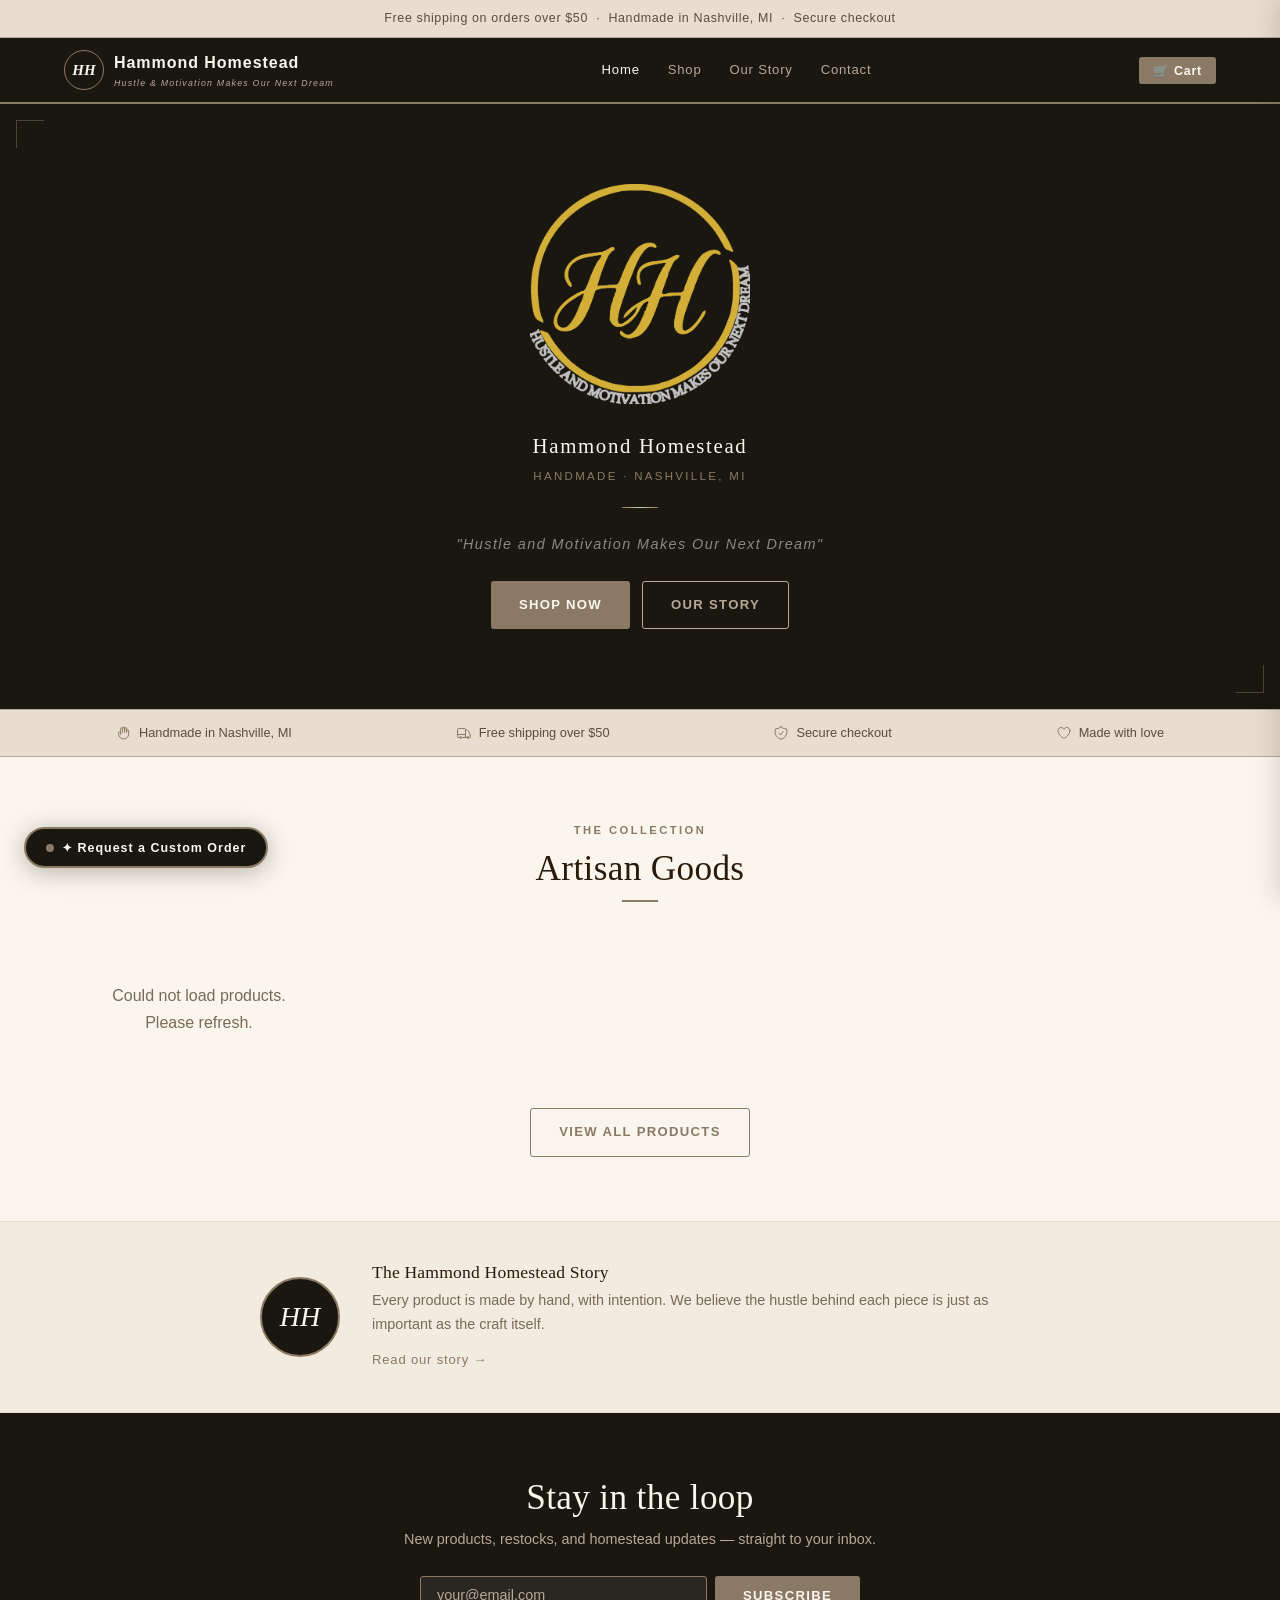
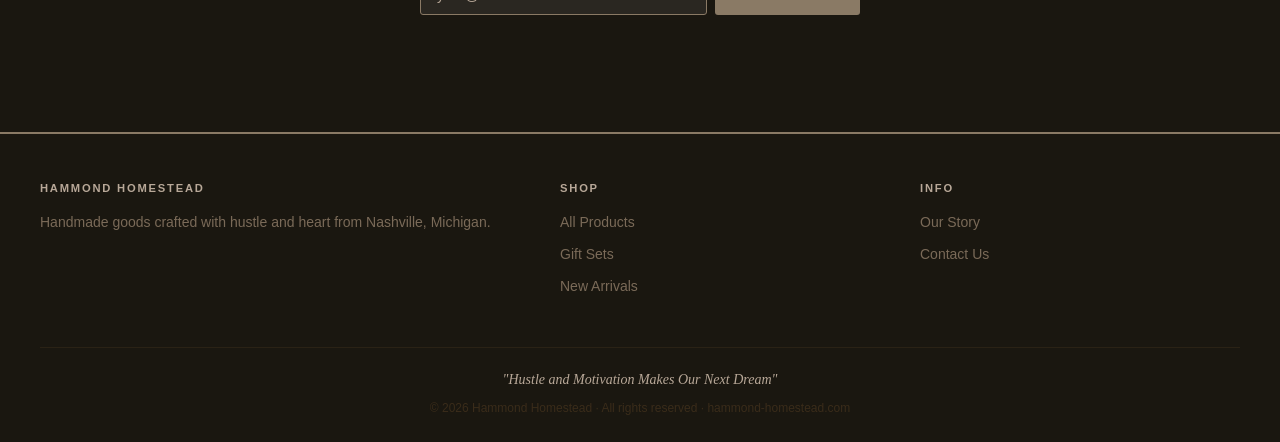
<file: index.html>
<!DOCTYPE html>
<html lang="en">
<head>
  <meta charset="UTF-8">
  <meta name="viewport" content="width=device-width, initial-scale=1.0">
  <meta name="description" content="Hammond Homestead — Handmade artisan goods crafted with hustle and heart from Nashville, Michigan.">
  <title>Hammond Homestead — Handmade Artisan Goods</title>
  <link rel="stylesheet" href="css/style.css">
  <link rel="icon" href="images/favicon.png" type="image/png">
</head>
<body>

<!-- ANNOUNCEMENT BAR -->
<div class="announcement-bar">
  Free shipping on orders over $50 &nbsp;·&nbsp; Handmade in Nashville, MI &nbsp;·&nbsp; Secure checkout
</div>

<!-- HEADER -->
<header class="site-header">
  <div class="container header-inner">
    <a href="index.html" class="header-logo">
      <div class="header-logo-ring"><span>HH</span></div>
      <div class="header-logo-text">
        Hammond Homestead
        <small>Hustle &amp; Motivation Makes Our Next Dream</small>
      </div>
    </a>
    <nav class="header-nav">
      <a href="index.html" class="active">Home</a>
      <a href="shop.html">Shop</a>
      <a href="story.html">Our Story</a>
      <a href="contact.html">Contact</a>
    </nav>
    <div class="header-actions">
      <button class="cart-btn" onclick="openCart()">
        🛒 Cart <span class="cart-count" style="display:none;">0</span>
      </button>
      <button class="menu-toggle" onclick="toggleMenu()" aria-label="Menu">☰</button>
    </div>
  </div>
  <div class="mobile-menu" id="mobile-menu">
    <a href="index.html">Home</a>
    <a href="shop.html">Shop</a>
    <a href="story.html">Our Story</a>
    <a href="contact.html">Contact</a>
  </div>
</header>

<!-- HERO -->
<section class="hero">
  <div class="hero-content">
    <div style="margin-bottom:24px;">
      <img src="images/logo.png" alt="Hammond Homestead" style="width:220px;height:220px;object-fit:contain;margin:0 auto;display:block;"
        onerror="this.style.display='none';this.nextElementSibling.style.display='block'">
      <span style="display:none;font-size:72px;font-style:italic;font-weight:bold;color:#FAF6EE;font-family:Georgia,serif;">HH</span>
    </div>
    <div style="font-size:1.3rem;color:#FAF6EE;font-family:Georgia,serif;letter-spacing:.08em;margin-bottom:4px;">Hammond Homestead</div>
    <div style="font-size:.72rem;color:#8A7A65;font-family:Arial,sans-serif;letter-spacing:.2em;text-transform:uppercase;margin-bottom:20px;">Handmade &middot; Nashville, MI</div>
    <hr class="hero-rule">
    <p class="hero-sub">"Hustle and Motivation Makes Our Next Dream"</p>
    <div class="hero-btns">
      <a href="shop.html" class="btn btn-primary">Shop Now</a>
      <a href="story.html" class="btn btn-ghost">Our Story</a>
    </div>
  </div>
</section>

<!-- TRUST BAR -->
<div class="trust-bar">
  <div class="trust-bar-inner">
    <div class="trust-item">
      <svg width="16" height="16" fill="none" stroke="currentColor" stroke-width="1.5" viewBox="0 0 24 24"><path stroke-linecap="round" stroke-linejoin="round" d="M7 11.5V14m0-2.5v-6a1.5 1.5 0 113 0m-3 6a1.5 1.5 0 00-3 0v2a7.5 7.5 0 0015 0v-5a1.5 1.5 0 00-3 0m-6-3V11m0-5.5v-1a1.5 1.5 0 013 0v1m0 0V11m0-5.5a1.5 1.5 0 013 0v3m0 0V11"/></svg>
      Handmade in Nashville, MI
    </div>
    <div class="trust-item">
      <svg width="16" height="16" fill="none" stroke="currentColor" stroke-width="1.5" viewBox="0 0 24 24"><path stroke-linecap="round" stroke-linejoin="round" d="M8.25 18.75a1.5 1.5 0 01-3 0m3 0a1.5 1.5 0 00-3 0m3 0h6m-9 0H3.375a1.125 1.125 0 01-1.125-1.125V14.25m17.25 4.5a1.5 1.5 0 01-3 0m3 0a1.5 1.5 0 00-3 0m3 0h1.125c.621 0 1.129-.504 1.09-1.124a17.902 17.902 0 00-3.213-9.193 2.056 2.056 0 00-1.58-.86H14.25M16.5 18.75h-2.25m0-11.177v-.958c0-.568-.422-1.048-.987-1.106a48.554 48.554 0 00-10.026 0 1.106 1.106 0 00-.987 1.106v7.635m12-6.677v6.677m0 4.5v-4.5m0 0h-12"/></svg>
      Free shipping over $50
    </div>
    <div class="trust-item">
      <svg width="16" height="16" fill="none" stroke="currentColor" stroke-width="1.5" viewBox="0 0 24 24"><path stroke-linecap="round" stroke-linejoin="round" d="M9 12.75L11.25 15 15 9.75m-3-7.036A11.959 11.959 0 013.598 6 11.99 11.99 0 003 9.749c0 5.592 3.824 10.29 9 11.623 5.176-1.332 9-6.03 9-11.622 0-1.31-.21-2.571-.598-3.751h-.152c-3.196 0-6.1-1.248-8.25-3.285z"/></svg>
      Secure checkout
    </div>
    <div class="trust-item">
      <svg width="16" height="16" fill="none" stroke="currentColor" stroke-width="1.5" viewBox="0 0 24 24"><path stroke-linecap="round" stroke-linejoin="round" d="M21 8.25c0-2.485-2.099-4.5-4.688-4.5-1.935 0-3.597 1.126-4.312 2.733-.715-1.607-2.377-2.733-4.313-2.733C5.1 3.75 3 5.765 3 8.25c0 7.22 9 12 9 12s9-4.78 9-12z"/></svg>
      Made with love
    </div>
  </div>
</div>

<!-- FEATURED PRODUCTS -->
<section class="section">
  <div class="container">
    <div class="section-header">
      <span class="eyebrow">The Collection</span>
      <h2>Artisan Goods</h2>
      <hr class="section-rule">
    </div>
    <div class="product-grid" id="featured-products"></div>
    <div style="text-align:center;margin-top:2.5rem;">
      <a href="shop.html" class="btn btn-outline">View All Products</a>
    </div>
  </div>
</section>

<!-- STORY BAND -->
<div class="story-band">
  <div class="story-band-inner">
    <div class="story-seal"><span class="story-hh">HH</span></div>
    <div class="story-text">
      <h3>The Hammond Homestead Story</h3>
      <p>Every product is made by hand, with intention. We believe the hustle behind each piece is just as important as the craft itself.</p>
      <a href="story.html">Read our story →</a>
    </div>
  </div>
</div>

<!-- NEWSLETTER -->
<section class="newsletter">
  <div class="container">
    <h2>Stay in the loop</h2>
    <p>New products, restocks, and homestead updates — straight to your inbox.</p>
    <form class="newsletter-form" id="newsletter-form">
      <input type="email" placeholder="your@email.com" required>
      <button type="submit" class="btn btn-primary">Subscribe</button>
    </form>
    <p class="newsletter-msg" id="newsletter-msg"></p>
  </div>
</section>

<!-- CART DRAWER -->
<div class="cart-overlay" id="cart-overlay"></div>
<div class="cart-drawer" id="cart-drawer">
  <div class="cart-drawer-header">
    <h3>Your Cart</h3>
    <button class="cart-close" onclick="closeCart()">✕</button>
  </div>
  <div class="cart-items" id="cart-items">
    <div class="cart-empty" id="cart-empty">Your cart is empty.</div>
  </div>
  <div class="cart-footer hidden" id="cart-footer">
    <div class="cart-subtotal">
      <span>Subtotal</span>
      <span class="cart-subtotal-amount" id="cart-subtotal">$0.00</span>
    </div>
    <a href="checkout.html" class="btn btn-primary btn-full">Checkout →</a>
    <button onclick="closeCart()" class="btn btn-outline btn-full mt-1">Continue Shopping</button>
  </div>
</div>

<!-- FOOTER -->
<footer class="site-footer">
  <div class="footer-grid">
    <div class="footer-col">
      <h4>Hammond Homestead</h4>
      <p>Handmade goods crafted with hustle and heart from Nashville, Michigan.</p>
    </div>
    <div class="footer-col">
      <h4>Shop</h4>
      <a href="shop.html">All Products</a>
      <a href="shop.html">Gift Sets</a>
      <a href="shop.html">New Arrivals</a>
    </div>
    <div class="footer-col">
      <h4>Info</h4>
      <a href="story.html">Our Story</a>
      <a href="contact.html">Contact Us</a>
      </div>
  </div>
  <div class="footer-bottom">
    <p class="footer-slogan">"Hustle and Motivation Makes Our Next Dream"</p>
    <p class="footer-copy">© 2026 Hammond Homestead · All rights reserved · hammond-homestead.com</p>
  </div>
</footer>

<script src="js/app.js"></script>
<script src="js/enhancements.js"></script>
<script src="js/custom-order.js"></script>
<script src="js/footer-social.js"></script>
<script>
  loadProducts('featured-products', 4);
</script>
</body>
</html>
</file>
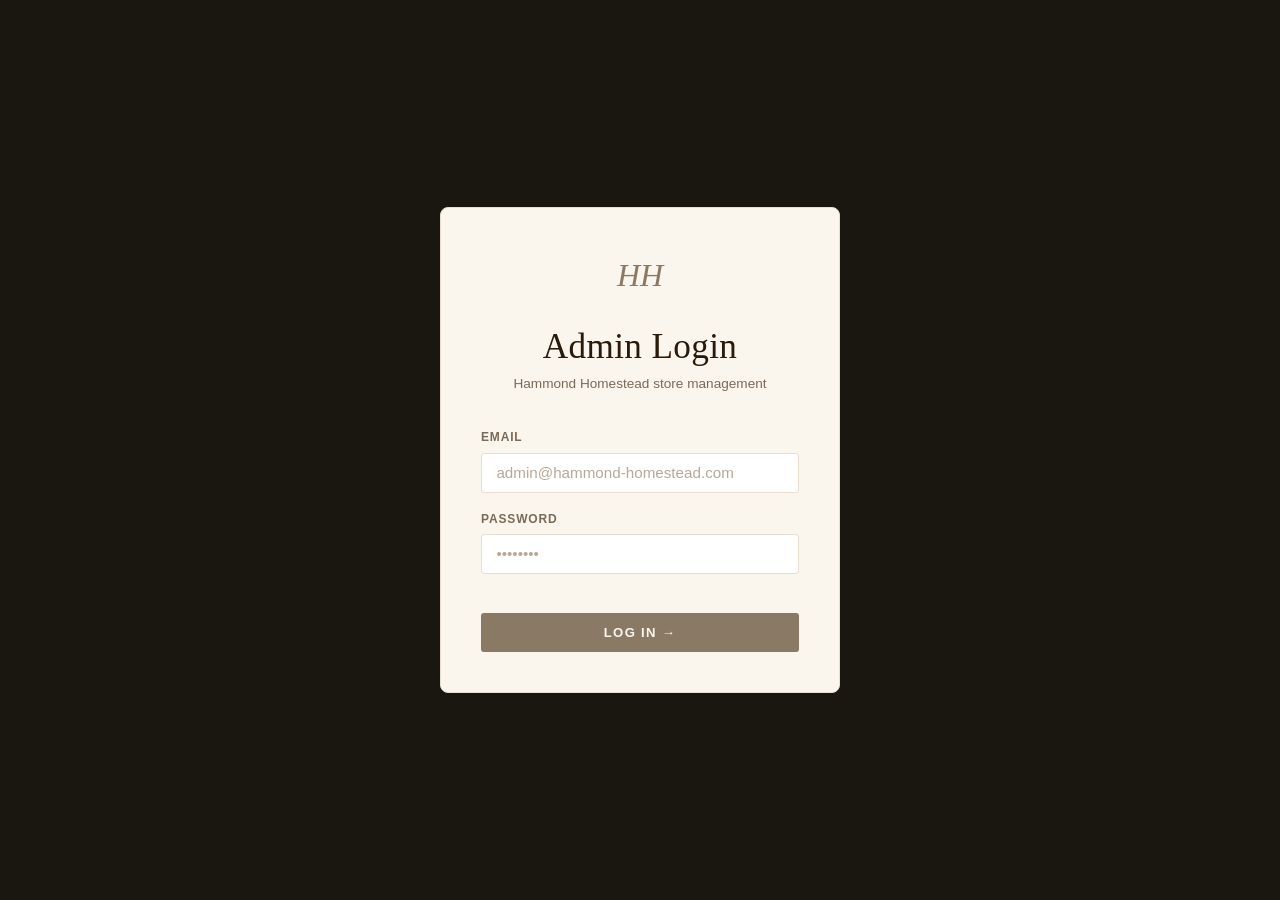
<file: admin/index.html>
<!DOCTYPE html>
<html lang="en">
<head>
  <meta charset="UTF-8">
  <meta name="viewport" content="width=device-width, initial-scale=1.0">
  <title>Admin — Hammond Homestead</title>
  <link rel="stylesheet" href="../css/style.css">
  <style>
    .toggle-switch{position:relative;width:40px;height:22px;flex-shrink:0}
    .toggle-switch input{opacity:0;width:0;height:0}
    .toggle-slider{position:absolute;inset:0;background:#E8DDD0;border-radius:22px;cursor:pointer;transition:background .2s}
    .toggle-slider::before{content:'';position:absolute;width:16px;height:16px;left:3px;top:3px;background:#fff;border-radius:50%;transition:transform .2s;box-shadow:0 1px 3px rgba(0,0,0,.2)}
    .toggle-switch input:checked+.toggle-slider{background:#8A7A65}
    .toggle-switch input:checked+.toggle-slider::before{transform:translateX(18px)}
    .toggle-switch.danger input:checked+.toggle-slider{background:#C0392B}
    .drag-handle{cursor:grab;color:#B8A898;font-size:1.1rem;padding:4px 6px;user-select:none;flex-shrink:0}
    .drag-handle:active{cursor:grabbing}
    .admin-product-item{transition:background .15s,box-shadow .15s}
    .admin-product-item.dragging{opacity:.5;box-shadow:0 4px 16px rgba(138,122,101,.2)}
    .admin-product-item.drag-over{border-top:2px solid #8A7A65}
    .inactive-product{opacity:.5}
    .inactive-badge{font-size:.65rem;background:#E8DDD0;color:#7A6A58;padding:1px 6px;border-radius:3px;font-family:Arial,sans-serif;letter-spacing:.06em;text-transform:uppercase;margin-left:6px}
    .tab-bar{display:flex;gap:0;border-bottom:1px solid #E8DDD0;margin-bottom:1.5rem;flex-wrap:wrap}
    .tab-btn{background:none;border:none;border-bottom:2px solid transparent;padding:.65rem 1.1rem;font-size:.8rem;font-family:Arial,sans-serif;font-weight:700;color:#7A6A58;cursor:pointer;letter-spacing:.04em;margin-bottom:-1px;transition:color .2s,border-color .2s}
    .tab-btn:hover{color:#2A1A0A}
    .tab-btn.active{color:#2A1A0A;border-bottom-color:#8A7A65}
    .tab-panel{display:none}
    .tab-panel.active{display:block}
    .form-section-title{font-size:.72rem;font-weight:700;letter-spacing:.1em;text-transform:uppercase;color:#8A7A65;font-family:Arial,sans-serif;margin:1.25rem 0 .75rem;padding-bottom:.4rem;border-bottom:1px solid #E8DDD0}
    .form-section-title:first-child{margin-top:0}
    .order-filter-bar{display:flex;gap:.5rem;margin-bottom:1rem;flex-wrap:wrap;align-items:center}
    .order-filter-btn{background:transparent;color:#8A7A65;border:1px solid #E8DDD0;padding:4px 12px;border-radius:3px;font-size:.75rem;font-family:Arial,sans-serif;font-weight:700;cursor:pointer;transition:all .2s;letter-spacing:.04em}
    .order-filter-btn:hover{border-color:#8A7A65}
    .order-filter-btn.active{background:#8A7A65;color:#FAF6EE;border-color:#8A7A65}
    .search-input{padding:.45rem .85rem;border:1px solid #E8DDD0;border-radius:3px;font-size:.85rem;font-family:Arial,sans-serif;color:#2A1A0A;flex:1;max-width:260px}
    .search-input:focus{border-color:#8A7A65;outline:none}
    .modal-overlay{position:fixed;inset:0;background:rgba(26,23,16,.6);z-index:2000;display:flex;align-items:center;justify-content:center;padding:1rem;opacity:0;pointer-events:none;transition:opacity .2s}
    .modal-overlay.open{opacity:1;pointer-events:all}
    .modal-box{background:#FAF6EE;border-radius:8px;padding:2rem;width:100%;max-width:500px;border:1px solid #E8DDD0;transform:scale(.95);transition:transform .2s;max-height:90vh;overflow-y:auto}
    .modal-overlay.open .modal-box{transform:scale(1)}
    .modal-header{display:flex;align-items:center;justify-content:space-between;margin-bottom:1.25rem;padding-bottom:.75rem;border-bottom:1px solid #E8DDD0}
    .modal-header h3{font-size:1rem;color:#2A1A0A}
    .modal-close{background:none;border:none;font-size:1.2rem;color:#7A6A58;cursor:pointer}
    .modal-close:hover{color:#2A1A0A}
    .settings-row{display:flex;align-items:center;justify-content:space-between;padding:1rem 0;border-bottom:1px solid #E8DDD0;gap:1rem}
    .settings-row:last-child{border-bottom:none}
    .settings-label h4{font-size:.875rem;color:#2A1A0A;margin-bottom:2px}
    .settings-label p{font-size:.78rem;color:#7A6A58;font-family:Arial,sans-serif}
    .settings-input{padding:.5rem .75rem;border:1px solid #E8DDD0;border-radius:3px;font-size:.9rem;font-family:Arial,sans-serif;color:#2A1A0A;width:200px}
    .settings-input:focus{border-color:#8A7A65;outline:none}
    .store-closed-banner{background:#C0392B;color:#fff;text-align:center;padding:10px;font-family:Arial,sans-serif;font-size:.85rem;font-weight:700;letter-spacing:.04em}
    .promo-item{display:flex;align-items:center;gap:.75rem;padding:.85rem 1.25rem;border-bottom:1px solid #F2EBE0;font-family:Arial,sans-serif}
    .promo-item:last-child{border-bottom:none}
    .promo-code{font-family:monospace;font-size:.9rem;font-weight:700;color:#2A1A0A;background:#F2EBE0;padding:3px 8px;border-radius:3px;letter-spacing:.08em}
    .promo-discount{font-size:.82rem;color:#8A7A65;margin-left:4px}
    .promo-meta{font-size:.75rem;color:#B8A898;margin-top:2px}
    .promo-expired{opacity:.5}
    .social-item{display:flex;align-items:center;gap:.75rem;padding:.75rem 1.25rem;border-bottom:1px solid #F2EBE0}
    .social-item:last-child{border-bottom:none}
    .social-icon-preview{width:32px;height:32px;background:#F2EBE0;border-radius:50%;display:flex;align-items:center;justify-content:center;font-size:1rem;flex-shrink:0}
  </style>
</head>
<body>

<!-- STORE CLOSED BANNER -->
<div id="closed-banner" class="store-closed-banner hidden">
  ⚠ Store is currently CLOSED — customers see a "temporarily closed" message
</div>

<!-- LOGIN -->
<div id="login-screen">
  <div class="admin-login-wrap">
    <div class="admin-login-box">
      <div class="admin-login-logo">HH</div>
      <h2>Admin Login</h2>
      <p>Hammond Homestead store management</p>
      <div class="field"><label>Email</label><input type="email" id="login-email" placeholder="admin@hammond-homestead.com"></div>
      <div class="field"><label>Password</label><input type="password" id="login-password" placeholder="••••••••" onkeydown="if(event.key==='Enter')adminLogin()"></div>
      <p id="login-error" style="color:#C0392B;font-size:.82rem;text-align:center;min-height:1.2em;margin-bottom:.5rem;"></p>
      <button class="btn btn-primary btn-full" onclick="adminLogin()">Log In →</button>
    </div>
  </div>
</div>

<!-- ADMIN PANEL -->
<div id="admin-panel" class="hidden">
  <div class="admin-bar">
    <h1>Hammond Homestead — Store Admin</h1>
    <div class="admin-bar-actions">
      <button class="btn btn-outline btn-sm" onclick="openSettings()">⚙ Settings</button>
      <a href="../index.html" class="btn btn-outline btn-sm" target="_blank">View Site ↗</a>
      <button class="btn btn-sm" onclick="adminLogout()" style="color:#B8A898;background:none;border:1px solid #3A3020;">Log Out</button>
    </div>
  </div>

  <div class="admin-content">

    <!-- STATS -->
    <div class="admin-stats">
      <div class="admin-stat"><div class="admin-stat-label">Total Products</div><div class="admin-stat-value" id="stat-products">—</div></div>
      <div class="admin-stat"><div class="admin-stat-label">Active Products</div><div class="admin-stat-value" id="stat-active">—</div></div>
      <div class="admin-stat"><div class="admin-stat-label">Total Orders</div><div class="admin-stat-value" id="stat-orders">—</div></div>
      <div class="admin-stat"><div class="admin-stat-label">Total Revenue</div><div class="admin-stat-value" id="stat-revenue">—</div></div>
    </div>

    <!-- TABS -->
    <div class="tab-bar">
      <button class="tab-btn active" onclick="switchTab('products',this)">Products</button>
      <button class="tab-btn" onclick="switchTab('orders',this)">Orders</button>
      <button class="tab-btn" onclick="switchTab('promos',this)">Promo Codes</button>
      <button class="tab-btn" onclick="switchTab('social',this)">Social Media</button>
      <button class="tab-btn" onclick="switchTab('story',this)">Our Story</button>
      <button class="tab-btn" onclick="switchTab('custom-orders',this)">Custom Orders</button>
    </div>

    <!-- PRODUCTS TAB -->
    <div id="tab-products" class="tab-panel active">
      <div class="admin-grid">
        <div>
          <div class="admin-card">
            <div class="admin-card-header">
              <h3 id="form-title">Add New Product</h3>
              <button id="cancel-edit-btn" class="btn btn-sm btn-outline hidden" onclick="cancelEdit()">Cancel</button>
            </div>
            <div class="admin-card-body">
              <input type="hidden" id="edit-product-id">
              <div class="form-section-title">Basic Info</div>
              <div class="field"><label>Product Name</label><input type="text" id="p-name" placeholder="e.g. Hand-Poured Soy Candle"></div>
              <div class="field"><label>Description</label><textarea id="p-desc" placeholder="Describe your product..."></textarea></div>
              <div class="field-row">
                <div class="field"><label>Price ($)</label><input type="number" id="p-price" placeholder="24.99" min="0" step="0.01"></div>
                <div class="field"><label>Shipping Cost ($)</label><input type="number" id="p-shipping" placeholder="0.00 = free" min="0" step="0.01"></div>
              </div>
              <div class="field-row">
                <div class="field"><label>Badge (optional)</label><input type="text" id="p-badge" placeholder="Bestseller, New..."></div>
              </div>
              <div class="field">
                <label>Category</label>
                <div style="display:flex;gap:0.5rem;">
                  <select id="p-category" style="flex:1;padding:0.55rem 0.8rem;border:1px solid #E8DDD0;border-radius:3px;font-size:0.875rem;font-family:Arial,sans-serif;color:#2A1A0A;">
                    <option value="">No category</option>
                    <option>Candles</option>
                    <option>Soaps</option>
                    <option>Body Care</option>
                    <option>Gift Sets</option>
                    <option>Home Goods</option>
                    <option>Seasonal</option>
                    <option>Other</option>
                  </select>
                  <input type="text" id="p-category-custom" placeholder="Or type a new category..." style="flex:1;padding:0.55rem 0.8rem;border:1px solid #E8DDD0;border-radius:3px;font-size:0.875rem;font-family:Arial,sans-serif;color:#2A1A0A;">
                </div>
                <p style="font-size:0.72rem;color:#B8A898;font-family:Arial,sans-serif;margin-top:4px;">Pick from the list or type a custom category name</p>
              </div>
              <div class="form-section-title">Variants (Colors, Scents, Sizes, etc.)</div>
              <div style="background:#F2EBE0;border-radius:6px;padding:1rem;margin-bottom:1rem;">
                <p style="font-size:.78rem;color:#7A6A58;font-family:Arial,sans-serif;margin-bottom:.75rem;">
                  Add variants so customers can choose options like color, scent, or size. Each variant can have its own price, stock, and photos.
                </p>
                <div class="field">
                  <label>Variant Type Name</label>
                  <input type="text" id="p-variant-type" placeholder="e.g. Color, Scent, Size, Design">
                </div>
                <div id="variants-list" style="margin-bottom:.75rem;"></div>
                <button type="button" class="btn btn-outline btn-sm" onclick="addVariantRow()" style="width:100%;">+ Add Variant</button>
              </div>

              <div class="form-section-title">Photo</div>
              <div class="field">
                <div class="upload-area" id="upload-area">
                  <input type="file" id="p-image" accept="image/*" onchange="handleImageUpload(this)">
                  <img id="upload-preview" class="upload-preview" alt="Preview">
                  <div id="upload-prompt"><div class="upload-icon">📷</div><p>Click to upload photo</p><p style="font-size:.72rem;margin-top:3px;">JPG, PNG — max 5MB</p></div>
                </div>
                <button id="remove-image-btn" class="btn btn-sm btn-outline hidden" onclick="removeImage()" style="margin-top:6px;width:100%;">Remove Photo</button>
              </div>
              <div class="form-section-title">Settings</div>
              <div class="field-row">
                <div class="field"><label>Inventory (blank = unlimited)</label><input type="number" id="p-stock" placeholder="Unlimited" min="0"></div>
                <div class="field"><label>Sort Order</label><input type="number" id="p-sort" placeholder="0" min="0"></div>
              </div>
              <div style="display:flex;align-items:center;gap:.75rem;margin-bottom:1rem;">
                <label class="toggle-switch"><input type="checkbox" id="p-active" checked><span class="toggle-slider"></span></label>
                <span style="font-size:.85rem;color:#2A1A0A;font-family:Arial,sans-serif;">Product is active (visible in shop)</span>
              </div>
              <button class="btn btn-primary btn-full" id="save-product-btn" onclick="saveProduct()">+ Add Product</button>
              <p id="product-msg" style="text-align:center;font-size:.82rem;margin-top:.6rem;min-height:1.2em;"></p>
            </div>
          </div>
        </div>
        <div>
          <div class="admin-card">
            <div class="admin-card-header">
              <h3>Products (<span id="product-count">0</span>) <span style="font-size:.72rem;color:#B8A898;font-weight:400;margin-left:6px;">drag to reorder</span></h3>
              <div style="display:flex;gap:.5rem;">
                <button class="btn btn-sm btn-outline" onclick="filterProducts('all')" id="filter-all" style="font-size:.7rem;">All</button>
                <button class="btn btn-sm btn-outline" onclick="filterProducts('active')" id="filter-active" style="font-size:.7rem;">Active</button>
                <button class="btn btn-sm btn-outline" onclick="filterProducts('inactive')" id="filter-inactive" style="font-size:.7rem;">Inactive</button>
              </div>
            </div>
            <div id="admin-product-list"><div class="admin-empty">No products yet.</div></div>
          </div>
        </div>
      </div>
    </div>

    <!-- ORDERS TAB -->
    <div id="tab-orders" class="tab-panel">
      <div class="admin-card">
        <div class="admin-card-header">
          <h3>Orders</h3>
          <button class="btn btn-sm btn-outline" onclick="exportOrders()">Export CSV</button>
        </div>
        <div class="admin-card-body" style="padding-top:0;">
          <div class="order-filter-bar">
            <button class="order-filter-btn active" onclick="filterOrders('all',this)">All</button>
            <button class="order-filter-btn" onclick="filterOrders('paid',this)">Paid</button>
            <button class="order-filter-btn" onclick="filterOrders('fulfilled',this)">Fulfilled</button>
            <button class="order-filter-btn" onclick="filterOrders('pending',this)">Pending</button>
            <input class="search-input" id="order-search" placeholder="🔍 Search name or email..." oninput="searchOrders(this.value)">
          </div>
        </div>
        <div style="overflow-x:auto;">
          <table class="orders-table">
            <thead><tr><th>Order #</th><th>Customer</th><th>Address</th><th>Items</th><th>Total</th><th>Status</th><th>Date</th><th>Action</th></tr></thead>
            <tbody id="orders-body"><tr><td colspan="7" style="text-align:center;padding:1.5rem;color:#7A6A58;">No orders yet.</td></tr></tbody>
          </table>
        </div>
      </div>
    </div>

    <!-- PROMO CODES TAB -->
    <div id="tab-promos" class="tab-panel">
      <div class="admin-grid">
        <div>
          <div class="admin-card">
            <div class="admin-card-header"><h3>Create Promo Code</h3></div>
            <div class="admin-card-body">
              <div class="field">
                <label>Code</label>
                <div style="display:flex;gap:.5rem;">
                  <input type="text" id="promo-code" placeholder="e.g. SAVE10" style="text-transform:uppercase;flex:1;">
                  <button class="btn btn-outline btn-sm" onclick="generateCode()">Generate</button>
                </div>
              </div>
              <div class="field-row">
                <div class="field">
                  <label>Discount Type</label>
                  <select id="promo-type">
                    <option value="percent">Percentage (%)</option>
                    <option value="fixed">Fixed Amount ($)</option>
                  </select>
                </div>
                <div class="field">
                  <label>Discount Amount</label>
                  <input type="number" id="promo-amount" placeholder="10" min="0" step="0.01">
                </div>
              </div>
              <div class="field-row">
                <div class="field">
                  <label>Min Order Amount ($)</label>
                  <input type="number" id="promo-min" placeholder="0 = no minimum" min="0" step="0.01">
                </div>
                <div class="field">
                  <label>Max Uses (blank = unlimited)</label>
                  <input type="number" id="promo-max-uses" placeholder="Unlimited" min="1">
                </div>
              </div>
              <div class="field">
                <label>Expiry Date (optional)</label>
                <input type="date" id="promo-expiry">
              </div>
              <div style="display:flex;align-items:center;gap:.75rem;margin-bottom:1rem;">
                <label class="toggle-switch"><input type="checkbox" id="promo-active" checked><span class="toggle-slider"></span></label>
                <span style="font-size:.85rem;color:#2A1A0A;font-family:Arial,sans-serif;">Code is active</span>
              </div>
              <button class="btn btn-primary btn-full" onclick="savePromo()">+ Create Code</button>
              <p id="promo-msg" style="text-align:center;font-size:.82rem;margin-top:.6rem;min-height:1.2em;"></p>
            </div>
          </div>
        </div>
        <div>
          <div class="admin-card">
            <div class="admin-card-header"><h3>Active Codes (<span id="promo-count">0</span>)</h3></div>
            <div id="promo-list"><div class="admin-empty">No promo codes yet.</div></div>
          </div>
        </div>
      </div>
    </div>

    <!-- CUSTOM ORDERS TAB -->
    <div id="tab-custom-orders" class="tab-panel">
      <div class="admin-card">
        <div class="admin-card-header">
          <h3>Custom Order Requests (<span id="custom-order-count">0</span>)</h3>
          <button class="btn btn-sm btn-outline" onclick="exportCustomOrders()">Export CSV</button>
        </div>
        <div class="admin-card-body" style="padding-top:0;">
          <div class="order-filter-bar">
            <button class="order-filter-btn active" onclick="filterCustomOrders('all',this)">All</button>
            <button class="order-filter-btn" onclick="filterCustomOrders('quick',this)">Quick Inquiries</button>
            <button class="order-filter-btn" onclick="filterCustomOrders('detailed',this)">Detailed Requests</button>
            <input class="search-input" id="custom-order-search" placeholder="🔍 Search name or email..." oninput="searchCustomOrders(this.value)">
          </div>
        </div>
        <div style="overflow-x:auto;">
          <table class="orders-table">
            <thead>
              <tr>
                <th>Date</th>
                <th>Name</th>
                <th>Email</th>
                <th>Type</th>
                <th>Product</th>
                <th>Budget</th>
                <th>Message</th>
              </tr>
            </thead>
            <tbody id="custom-orders-body">
              <tr><td colspan="7" style="text-align:center;padding:1.5rem;color:#7A6A58;">No custom orders yet.</td></tr>
            </tbody>
          </table>
        </div>
      </div>
    </div>

    <!-- OUR STORY TAB -->
    <div id="tab-story" class="tab-panel">
      <div class="admin-card" style="max-width:760px;">
        <div class="admin-card-header">
          <h3>Our Story Page</h3>
          <a href="../story.html" target="_blank" class="btn btn-sm btn-outline">Preview →</a>
        </div>
        <div class="admin-card-body">
          <p style="font-size:.82rem;color:#7A6A58;font-family:Arial,sans-serif;margin-bottom:1.25rem;">
            Edit the text that appears on the Our Story page. Separate paragraphs with a blank line.
          </p>
          <div class="field">
            <label>Page Title</label>
            <input type="text" id="story-title" placeholder="Our Story">
          </div>
          <div class="field">
            <label>Page Subtitle</label>
            <input type="text" id="story-subtitle" placeholder="Where hustle meets heart">
          </div>
          <div class="field">
            <label>Story Content</label>
            <textarea id="story-content" style="min-height:320px;font-family:Arial,sans-serif;font-size:.875rem;line-height:1.7;"
              placeholder="Write Hammond's story here...

Separate paragraphs with a blank line between them.

Each blank line creates a new paragraph on the page."></textarea>
          </div>
          <button class="btn btn-primary" onclick="saveStory()" id="story-save-btn">Save Story</button>
          <p id="story-msg" style="font-size:.82rem;text-align:center;margin-top:.6rem;min-height:1.2em;"></p>
        </div>
      </div>
    </div>

    <!-- SOCIAL MEDIA TAB -->
    <div id="tab-social" class="tab-panel">
      <div class="admin-grid">
        <div>
          <div class="admin-card">
            <div class="admin-card-header"><h3>Add Social Link</h3></div>
            <div class="admin-card-body">
              <div class="field">
                <label>Platform</label>
                <select id="social-platform" onchange="updateSocialPlaceholder()">
                  <option value="instagram">Instagram</option>
                  <option value="facebook">Facebook</option>
                  <option value="tiktok">TikTok</option>
                  <option value="twitter">Twitter / X</option>
                  <option value="youtube">YouTube</option>
                  <option value="pinterest">Pinterest</option>
                  <option value="etsy">Etsy</option>
                </select>
              </div>
              <div class="field">
                <label>Profile URL</label>
                <input type="url" id="social-url" placeholder="https://instagram.com/hammondHomestead">
              </div>
              <div class="field">
                <label>Display Label (optional)</label>
                <input type="text" id="social-label" placeholder="e.g. @HammondHomestead">
              </div>
              <button class="btn btn-primary btn-full" onclick="saveSocialLink()">+ Add Link</button>
              <p id="social-msg" style="text-align:center;font-size:.82rem;margin-top:.6rem;min-height:1.2em;"></p>
            </div>
          </div>
          <div class="admin-card" style="margin-top:1rem;">
            <div class="admin-card-header"><h3>Preview</h3></div>
            <div class="admin-card-body">
              <p style="font-size:.82rem;color:#7A6A58;font-family:Arial,sans-serif;margin-bottom:.75rem;">This is how social links appear in your site footer:</p>
              <div id="social-preview" style="display:flex;gap:.75rem;flex-wrap:wrap;"></div>
            </div>
          </div>
        </div>
        <div>
          <div class="admin-card">
            <div class="admin-card-header"><h3>Social Links (<span id="social-count">0</span>)</h3></div>
            <div id="social-list"><div class="admin-empty">No social links yet.</div></div>
          </div>
        </div>
      </div>
    </div>

  </div>
</div>

<!-- FULFILL MODAL -->
<div class="modal-overlay" id="fulfill-modal">
  <div class="modal-box">
    <div class="modal-header"><h3>Mark as Shipped</h3><button class="modal-close" onclick="closeFulfillModal()">✕</button></div>
    <input type="hidden" id="fulfill-order-id">
    <input type="hidden" id="fulfill-customer-email">
    <input type="hidden" id="fulfill-customer-name">
    <div class="field"><label>Tracking Number (optional)</label><input type="text" id="tracking-number" placeholder="e.g. 9400111899223412345678"></div>
    <div class="field"><label>Carrier</label><select id="tracking-carrier"><option value="USPS">USPS</option><option value="UPS">UPS</option><option value="FedEx">FedEx</option><option value="Other">Other</option></select></div>
    <div style="display:flex;align-items:center;gap:.75rem;margin-bottom:.75rem;">
      <label class="toggle-switch"><input type="checkbox" id="send-email-toggle" checked><span class="toggle-slider"></span></label>
      <span style="font-size:.85rem;color:#2A1A0A;font-family:Arial,sans-serif;">Email customer with tracking info</span>
    </div>
    <div id="resend-key-status" style="font-size:.78rem;font-family:Arial,sans-serif;padding:.5rem .75rem;border-radius:4px;margin-bottom:1rem;"></div>
    <div style="display:flex;gap:.75rem;">
      <button class="btn btn-outline" onclick="closeFulfillModal()" style="flex:1;">Cancel</button>
      <button class="btn btn-primary" onclick="fulfillOrder()" style="flex:1;" id="fulfill-btn">Mark as Shipped →</button>
    </div>
    <p id="fulfill-msg" style="text-align:center;font-size:.82rem;margin-top:.75rem;min-height:1.2em;"></p>
  </div>
</div>

<!-- SETTINGS MODAL -->
<div class="modal-overlay" id="settings-modal">
  <div class="modal-box" style="max-width:580px;">
    <div class="modal-header"><h3>Store Settings</h3><button class="modal-close" onclick="closeSettings()">✕</button></div>

    <!-- STORE OPEN/CLOSED -->
    <div style="background:#FFF3F3;border:1px solid #F5C6C6;border-radius:6px;padding:1rem;margin-bottom:1rem;">
      <div style="display:flex;align-items:center;justify-content:space-between;gap:1rem;">
        <div>
          <h4 style="font-size:.9rem;color:#2A1A0A;margin-bottom:3px;">Store Status</h4>
          <p style="font-size:.78rem;color:#7A6A58;font-family:Arial,sans-serif;">When closed, customers see a "temporarily closed" message and cannot checkout</p>
        </div>
        <label class="toggle-switch danger">
          <input type="checkbox" id="setting-store-closed" onchange="toggleStoreClosed()">
          <span class="toggle-slider"></span>
        </label>
      </div>
      <p id="store-status-label" style="font-size:.78rem;font-family:Arial,sans-serif;margin-top:.5rem;color:#27AE60;">✓ Store is open</p>
    </div>

    <div class="settings-row">
      <div class="settings-label"><h4>Announcement Bar Text</h4><p>Shown at the top of every page</p></div>
      <input type="text" class="settings-input" id="setting-announcement" placeholder="Free shipping over $50...">
    </div>


    <div class="settings-row">
      <div class="settings-label"><h4>Resend API Key</h4><p>For shipping emails (<a href="https://resend.com" target="_blank" style="color:#8A7A65;">resend.com</a>)</p></div>
      <input type="password" class="settings-input" id="setting-resend-key" placeholder="re_••••••••">
    </div>
    <div class="settings-row">
      <div class="settings-label"><h4>Store Email</h4><p>Shown as reply-to on shipping emails</p></div>
      <input type="email" class="settings-input" id="setting-store-email" placeholder="hello@hammond-homestead.com">
    </div>

    <div style="display:flex;gap:.75rem;margin-top:1.5rem;">
      <button class="btn btn-outline" onclick="closeSettings()" style="flex:1;">Cancel</button>
      <button class="btn btn-primary" onclick="saveSettings()" style="flex:1;">Save Settings</button>
    </div>
    <p id="settings-msg" style="text-align:center;font-size:.82rem;margin-top:.75rem;min-height:1.2em;"></p>
  </div>
</div>

<script>
var SUPABASE_URL = 'https://mirprmehihimttgxdcvq.supabase.co';
var SUPABASE_KEY = 'eyJhbGciOiJIUzI1NiIsInR5cCI6IkpXVCJ9.eyJpc3MiOiJzdXBhYmFzZSIsInJlZiI6Im1pcnBybWVoaWhpbXR0Z3hkY3ZxIiwicm9sZSI6ImFub24iLCJpYXQiOjE3ODIxNzgyNzgsImV4cCI6MjA5Nzc1NDI3OH0.GKnX_tksrjKPS-Jyu7n7J1zT7jYIX5vvypP7jUkgczM';
</script>
<script src="../js/app.js"></script>
<script>
let currentImageBase64=null,currentImageUrl=null,adminSession=null;
let allProducts=[],allOrders=[],allPromos=[],allSocial=[];
let currentFilter='all',currentOrderFilter='all',orderSearchQuery='';
let dragSrcIndex=null;

const SOCIAL_ICONS={
  instagram:'📸',facebook:'👥',tiktok:'🎵',twitter:'🐦',
  youtube:'▶️',pinterest:'📌',etsy:'🛍️'
};

/* ── TABS ── */
function switchTab(name,btn){
  document.querySelectorAll('.tab-panel').forEach(p=>p.classList.remove('active'));
  document.querySelectorAll('.tab-btn').forEach(b=>b.classList.remove('active'));
  document.getElementById('tab-'+name).classList.add('active');
  if(btn)btn.classList.add('active');
  if(name==='orders')loadOrders();
  if(name==='promos')loadPromos();
  if(name==='social')loadSocialLinks();
  if(name==='story')loadStoryContent();
  if(name==='custom-orders')loadCustomOrders();
}

/* ── AUTH ── */
async function adminLogin(){
  const email=document.getElementById('login-email').value.trim();
  const password=document.getElementById('login-password').value;
  const errorEl=document.getElementById('login-error');
  errorEl.textContent='';
  if(!email||!password){errorEl.textContent='Please enter email and password.';return;}
  try{
    const res=await fetch(SUPABASE_URL+'/auth/v1/token?grant_type=password',{
      method:'POST',
      headers:{'Content-Type':'application/json','apikey':SUPABASE_KEY},
      body:JSON.stringify({email,password})
    });
    const data=await res.json();
    if(!res.ok)throw new Error(data.error_description||'Invalid login');
    adminSession=data.access_token;
    localStorage.setItem('hh_admin_token',adminSession);
    showPanel();
  }catch(err){errorEl.textContent=err.message;}
}

function adminLogout(){
  localStorage.removeItem('hh_admin_token');
  adminSession=null;
  document.getElementById('login-screen').classList.remove('hidden');
  document.getElementById('admin-panel').classList.add('hidden');
}

function showPanel(){
  document.getElementById('login-screen').classList.add('hidden');
  document.getElementById('admin-panel').classList.remove('hidden');
  loadAdminProducts();loadStats();loadSettingsValues();
}

window.addEventListener('DOMContentLoaded',()=>{
  const token=localStorage.getItem('hh_admin_token');
  if(token){adminSession=token;showPanel();}
});

/* ── IMAGE ── */
function handleImageUpload(input){
  const file=input.files[0];
  if(!file)return;
  if(file.size>5*1024*1024){showToast('Image must be under 5MB','error');return;}
  const reader=new FileReader();
  reader.onload=(e)=>{
    currentImageBase64=e.target.result;currentImageUrl=null;
    const preview=document.getElementById('upload-preview');
    preview.src=currentImageBase64;preview.style.display='block';
    document.getElementById('upload-prompt').style.display='none';
    document.getElementById('remove-image-btn').classList.remove('hidden');
  };
  reader.readAsDataURL(file);
}

function removeImage(){
  currentImageBase64=null;currentImageUrl=null;
  document.getElementById('p-image').value='';
  document.getElementById('upload-preview').style.display='none';
  document.getElementById('upload-preview').src='';
  document.getElementById('upload-prompt').style.display='block';
  document.getElementById('remove-image-btn').classList.add('hidden');
}

async function uploadImage(base64){
  if(!base64)return null;
  const blob=await(await fetch(base64)).blob();
  const filename='product-'+Date.now()+'.'+blob.type.split('/')[1];
  const res=await fetch(SUPABASE_URL+'/storage/v1/object/products/'+filename,{
    method:'POST',
    headers:{'Authorization':'Bearer '+adminSession,'Content-Type':blob.type},
    body:blob
  });
  if(!res.ok)throw new Error('Image upload failed');
  return SUPABASE_URL+'/storage/v1/object/public/products/'+filename;
}

/* ── PRODUCTS ── */
async function saveProduct(){
  const name=document.getElementById('p-name').value.trim();
  const desc=document.getElementById('p-desc').value.trim();
  const price=parseFloat(document.getElementById('p-price').value);
  const badge=document.getElementById('p-badge').value.trim();
  const stock=document.getElementById('p-stock').value;
  const sort=document.getElementById('p-sort').value;
  const active=document.getElementById('p-active').checked;
  const editId=document.getElementById('edit-product-id').value;
  const catDropdown=document.getElementById('p-category').value.trim();
  const catCustom=document.getElementById('p-category-custom').value.trim();
  const category=catCustom||catDropdown||null;
  const msg=document.getElementById('product-msg');
  const btn=document.getElementById('save-product-btn');
  if(!name||!desc||isNaN(price)||price<=0){msg.textContent='Please fill in name, description, and price.';msg.style.color='#C0392B';return;}
  btn.disabled=true;btn.innerHTML='<span class="spinner"></span> Saving...';msg.textContent='';
  try{
    let imageUrl=currentImageUrl;
    if(currentImageBase64)imageUrl=await uploadImage(currentImageBase64);
    const shipping_cost=parseFloat(document.getElementById('p-shipping').value)||0;
    const variantsData=getVariantsData();
    const product={name,description:desc,price,shipping_cost,badge:badge||null,category:category,variants:variantsData.length>0?JSON.stringify(variantsData):null,stock:stock?parseInt(stock):null,sort_order:sort?parseInt(sort):0,active};
    if(imageUrl!==null)product.image_url=imageUrl;
    const method=editId?'PATCH':'POST';
    const url=editId?SUPABASE_URL+'/rest/v1/products?id=eq.'+editId:SUPABASE_URL+'/rest/v1/products';
    const res=await fetch(url,{
      method,
      headers:{'Content-Type':'application/json','apikey':SUPABASE_KEY,
        'Authorization':'Bearer '+adminSession,'Prefer':'return=representation'},
      body:JSON.stringify(product)
    });
    if(!res.ok)throw new Error('Failed to save product');
    msg.textContent=editId?'✓ Product updated!':'✓ Product added!';
    msg.style.color='#27AE60';
    resetForm();loadAdminProducts();loadStats();
  }catch(err){msg.textContent=err.message;msg.style.color='#C0392B';}
  finally{
    btn.disabled=false;
    btn.textContent=document.getElementById('edit-product-id').value?'Save Changes':'+ Add Product';
  }
}

function resetForm(){
  ['p-name','p-desc','p-price','p-badge','p-stock','p-sort','edit-product-id'].forEach(id=>document.getElementById(id).value='');
  document.getElementById('p-active').checked=true;
  resetVariants();
  removeImage();
  document.getElementById('form-title').textContent='Add New Product';
  document.getElementById('save-product-btn').textContent='+ Add Product';
  document.getElementById('cancel-edit-btn').classList.add('hidden');
  document.getElementById('product-msg').textContent='';
  currentImageBase64=null;currentImageUrl=null;
}

function cancelEdit(){resetForm();}

function editProduct(p){
  document.getElementById('edit-product-id').value=p.id;
  document.getElementById('p-name').value=p.name;
  document.getElementById('p-desc').value=p.description||'';
  document.getElementById('p-price').value=p.price;
  document.getElementById('p-badge').value=p.badge||'';
  document.getElementById('p-stock').value=p.stock||'';
  document.getElementById('p-sort').value=p.sort_order||0;
  document.getElementById('p-active').checked=p.active!==false;
  loadVariantsForEdit(p);
  document.getElementById('form-title').textContent='Edit Product';
  document.getElementById('save-product-btn').textContent='Save Changes';
  document.getElementById('cancel-edit-btn').classList.remove('hidden');
  if(p.image_url){
    currentImageUrl=p.image_url;currentImageBase64=null;
    const preview=document.getElementById('upload-preview');
    preview.src=p.image_url;preview.style.display='block';
    document.getElementById('upload-prompt').style.display='none';
    document.getElementById('remove-image-btn').classList.remove('hidden');
  }else{removeImage();}
  window.scrollTo({top:0,behavior:'smooth'});
}

async function duplicateProduct(p){
  try{
    const res=await fetch(SUPABASE_URL+'/rest/v1/products',{
      method:'POST',
      headers:{'Content-Type':'application/json','apikey':SUPABASE_KEY,
        'Authorization':'Bearer '+adminSession,'Prefer':'return=representation'},
      body:JSON.stringify({name:p.name+' (Copy)',description:p.description,price:p.price,
        badge:p.badge,stock:p.stock,image_url:p.image_url,sort_order:(p.sort_order||0)+1,active:false})
    });
    if(!res.ok)throw new Error();
    showToast('"'+p.name+'" duplicated!','success');loadAdminProducts();loadStats();
  }catch(err){showToast('Could not duplicate product.','error');}
}

async function toggleActive(id,currentState){
  try{
    await fetch(SUPABASE_URL+'/rest/v1/products?id=eq.'+id,{
      method:'PATCH',
      headers:{'Content-Type':'application/json','apikey':SUPABASE_KEY,'Authorization':'Bearer '+adminSession},
      body:JSON.stringify({active:!currentState})
    });
    showToast(!currentState?'Product activated!':'Product hidden from shop.','success');
    loadAdminProducts();loadStats();
  }catch(err){showToast('Could not update product.','error');}
}

async function deleteProduct(id,name){
  if(!confirm('Delete "'+name+'"? This cannot be undone.'))return;
  try{
    await fetch(SUPABASE_URL+'/rest/v1/products?id=eq.'+id,{
      method:'DELETE',
      headers:{'apikey':SUPABASE_KEY,'Authorization':'Bearer '+adminSession}
    });
    showToast('"'+name+'" deleted.');loadAdminProducts();loadStats();
  }catch(err){showToast('Could not delete product.','error');}
}

function filterProducts(filter){
  currentFilter=filter;
  document.querySelectorAll('[id^="filter-"]').forEach(b=>{b.style.background='transparent';b.style.color='#8A7A65';});
  document.getElementById('filter-'+filter).style.background='#8A7A65';
  document.getElementById('filter-'+filter).style.color='#FAF6EE';
  renderProductList();
}

function getFilteredProducts(){
  if(currentFilter==='active')return allProducts.filter(p=>p.active!==false);
  if(currentFilter==='inactive')return allProducts.filter(p=>p.active===false);
  return[...allProducts];
}

function initDragAndDrop(){
  const list=document.getElementById('admin-product-list');
  const items=list.querySelectorAll('.admin-product-item');
  items.forEach((item,index)=>{
    item.setAttribute('draggable',true);
    item.addEventListener('dragstart',(e)=>{dragSrcIndex=index;item.classList.add('dragging');e.dataTransfer.effectAllowed='move';});
    item.addEventListener('dragend',()=>{item.classList.remove('dragging');list.querySelectorAll('.admin-product-item').forEach(i=>i.classList.remove('drag-over'));});
    item.addEventListener('dragover',(e)=>{e.preventDefault();list.querySelectorAll('.admin-product-item').forEach(i=>i.classList.remove('drag-over'));item.classList.add('drag-over');});
    item.addEventListener('drop',async(e)=>{
      e.preventDefault();if(dragSrcIndex===index)return;item.classList.remove('drag-over');
      const filtered=getFilteredProducts();const moved=filtered.splice(dragSrcIndex,1)[0];filtered.splice(index,0,moved);
      try{
        await Promise.all(filtered.map((p,i)=>fetch(SUPABASE_URL+'/rest/v1/products?id=eq.'+p.id,{
          method:'PATCH',
          headers:{'Content-Type':'application/json','apikey':SUPABASE_KEY,'Authorization':'Bearer '+adminSession},
          body:JSON.stringify({sort_order:i})
        })));
        showToast('Order saved!','success');loadAdminProducts();
      }catch(err){showToast('Could not save order.','error');}
    });
  });
}

function renderProductList(){
  const list=document.getElementById('admin-product-list');
  document.getElementById('product-count').textContent=allProducts.length;
  const filtered=getFilteredProducts();
  if(filtered.length===0){list.innerHTML='<div class="admin-empty">No products found.</div>';return;}
  list.innerHTML=filtered.map(p=>{
    const isActive=p.active!==false;
    return '<div class="admin-product-item'+(isActive?'':' inactive-product')+'" data-id="'+p.id+'">'
      +'<span class="drag-handle" title="Drag to reorder">⠿</span>'
      +'<div class="admin-product-thumb">'+(p.image_url?'<img src="'+p.image_url+'" alt="'+p.name+'">':`🛍️`)+'</div>'
      +'<div class="admin-product-info"><div class="admin-product-name">'+p.name
      +(!isActive?'<span class="inactive-badge">Hidden</span>':'')+'</div>'
      +'<div class="admin-product-price">$'+parseFloat(p.price).toFixed(2)+(p.shipping_cost?' · Ship: $'+parseFloat(p.shipping_cost).toFixed(2):'')+(p.badge?' · '+p.badge:'')+'</div></div>'
      +'<label class="toggle-switch" title="'+(isActive?'Hide':'Show')+'">'
      +'<input type="checkbox" '+(isActive?'checked':'')+' onchange="toggleActive(\''+p.id+'\','+isActive+')">'
      +'<span class="toggle-slider"></span></label>'
      +'<div class="admin-product-actions">'
      +'<button class="btn-edit" onclick=\'editProduct('+JSON.stringify(p).replace(/'/g,"&#39;")+')\'> Edit</button>'
      +'<button class="btn-edit" onclick=\'duplicateProduct('+JSON.stringify(p).replace(/'/g,"&#39;")+')\'  style="color:#8A7A65;" title="Duplicate">⧉</button>'
      +'<button class="btn-delete" onclick="deleteProduct(\''+p.id+'\',\''+p.name.replace(/'/g,"\\'")+'\')" >✕</button>'
      +'</div></div>';
  }).join('');
  initDragAndDrop();
}

async function loadAdminProducts(){
  document.getElementById('admin-product-list').innerHTML='<div class="admin-empty">Loading...</div>';
  try{
    const res=await fetch(SUPABASE_URL+'/rest/v1/products?select=*&order=sort_order.asc,created_at.desc',
      {headers:{'apikey':SUPABASE_KEY,'Authorization':'Bearer '+adminSession}});
    allProducts=await res.json();renderProductList();
  }catch(err){document.getElementById('admin-product-list').innerHTML='<div class="admin-empty">Could not load products.</div>';}
}

/* ── ORDERS ── */
function filterOrders(filter,btn){
  currentOrderFilter=filter;
  document.querySelectorAll('.order-filter-btn').forEach(b=>b.classList.remove('active'));
  if(btn)btn.classList.add('active');
  renderOrders();
}

function searchOrders(query){
  orderSearchQuery=query.toLowerCase();
  renderOrders();
}

function renderOrders(){
  const tbody=document.getElementById('orders-body');
  let filtered=currentOrderFilter==='all'?allOrders:allOrders.filter(o=>o.status===currentOrderFilter);
  if(orderSearchQuery){
    filtered=filtered.filter(o=>
      (o.customer_name||'').toLowerCase().includes(orderSearchQuery)||
      (o.customer_email||'').toLowerCase().includes(orderSearchQuery)||
      (o.payment_intent_id||'').toLowerCase().includes(orderSearchQuery)
    );
  }
  if(filtered.length===0){
    tbody.innerHTML='<tr><td colspan="7" style="text-align:center;padding:1.5rem;color:#7A6A58;">No orders found.</td></tr>';return;
  }
  tbody.innerHTML=filtered.map(o=>{
    const items=Array.isArray(o.items)?o.items.map(i=>i.name+' ×'+i.qty).join(', '):'—';
    const orderId=o.payment_intent_id?o.payment_intent_id.slice(-8).toUpperCase():'—';
    const canFulfill=o.status==='paid'||o.status==='pending';
    return'<tr>'
      +'<td>#'+orderId+'</td>'
      +'<td>'+(o.customer_name||'—')+'<br><span style="font-size:.75rem;color:#7A6A58;">'+(o.customer_email||'')+'</span></td>'
      +'<td style="font-size:.78rem;color:#7A6A58;max-width:160px;">'+(o.address||'—')+'</td>'
      +'<td style="font-size:.8rem;max-width:180px;">'+items+'</td>'
      +'<td>$'+parseFloat(o.total||0).toFixed(2)+'</td>'
      +'<td><span class="order-status status-'+(o.status||'pending')+'">'+(o.status||'pending')+'</span>'
      +(o.tracking_number?'<br><span style="font-size:.72rem;color:#7A6A58;">'+(o.tracking_carrier||'')+': '+o.tracking_number+'</span>':'')+'</td>'
      +'<td>'+new Date(o.created_at).toLocaleDateString()+'</td>'
      +'<td>'+(canFulfill
        ?'<button class="btn btn-sm btn-primary" style="font-size:.72rem;padding:4px 8px;" onclick="openFulfillModal(\''+o.id+'\',\''+(o.customer_email||'')+'\',\''+(o.customer_name||'').replace(/'/g,"\\'")+'\')">Ship</button>'
        :'<span style="font-size:.75rem;color:#27AE60;">✓ Shipped</span>')
      +'<button onclick="deleteOrder(\''+o.id+'\')" style="margin-left:6px;background:#fdecea;border:1px solid #C0392B;color:#C0392B;border-radius:3px;padding:3px 8px;font-size:.72rem;cursor:pointer;font-family:Arial,sans-serif;font-weight:700;" title="Delete order">Delete</button>'
      +'</td>'
      +'</tr>';
  }).join('');
}

async function loadOrders(){
  const tbody=document.getElementById('orders-body');
  tbody.innerHTML='<tr><td colspan="7" style="text-align:center;padding:1.5rem;color:#7A6A58;">Loading...</td></tr>';
  try{
    const res=await fetch(SUPABASE_URL+'/rest/v1/orders?select=*&order=created_at.desc&limit=100',
      {headers:{'apikey':SUPABASE_KEY,'Authorization':'Bearer '+adminSession}});
    allOrders=await res.json();renderOrders();
  }catch(err){
    tbody.innerHTML='<tr><td colspan="7" style="text-align:center;padding:1.5rem;color:#7A6A58;">Could not load orders.</td></tr>';
  }
}

/* ── FULFILL ── */
function openFulfillModal(orderId,email,name){
  document.getElementById('fulfill-order-id').value=orderId;
  document.getElementById('fulfill-customer-email').value=email;
  document.getElementById('fulfill-customer-name').value=name;
  document.getElementById('tracking-number').value='';
  document.getElementById('fulfill-msg').textContent='';
  document.getElementById('fulfill-modal').classList.add('open');
}

function closeFulfillModal(){document.getElementById('fulfill-modal').classList.remove('open');}

async function fulfillOrder(){
  const orderId=document.getElementById('fulfill-order-id').value;
  const email=document.getElementById('fulfill-customer-email').value;
  const name=document.getElementById('fulfill-customer-name').value;
  const tracking=document.getElementById('tracking-number').value.trim();
  const carrier=document.getElementById('tracking-carrier').value;
  const sendEmail=document.getElementById('send-email-toggle').checked;
  const btn=document.getElementById('fulfill-btn');
  const msg=document.getElementById('fulfill-msg');
  btn.disabled=true;btn.innerHTML='<span class="spinner"></span> Saving...';msg.textContent='';
  try{
    const res=await fetch(SUPABASE_URL+'/rest/v1/orders?id=eq.'+orderId,{
      method:'PATCH',
      headers:{'Content-Type':'application/json','apikey':SUPABASE_KEY,'Authorization':'Bearer '+adminSession},
      body:JSON.stringify({status:'fulfilled',tracking_number:tracking||null,
        tracking_carrier:tracking?carrier:null,fulfilled_at:new Date().toISOString()})
    });
    if(!res.ok)throw new Error('Failed to update order');
    if(sendEmail&&email){
      const resendKey=true; // key lives in Supabase secrets; email sent by webhook
      const storeEmail=localStorage.getItem('hh_store_email')||'shipping@hammond-homestead.com';
      console.log('Resend key: HARDCODED');
      console.log('Store email:', storeEmail);
      console.log('Sending to:', email);
      if(resendKey){
        const trackingLine=tracking?'<p>Your tracking number is <strong>'+tracking+'</strong> ('+carrier+').</p>':'<p>Your order is on its way!</p>';
        // Email is sent automatically via Supabase webhook when order is updated to fulfilled
      }else{
        msg.textContent='⚠ Shipped but no Resend key set — email not sent. Add it in Settings.';
        msg.style.color='#C8A42A';
      }
    }
    showToast('Order marked as shipped!','success');closeFulfillModal();loadOrders();loadStats();
  }catch(err){msg.textContent=err.message;msg.style.color='#C0392B';}
  finally{btn.disabled=false;btn.textContent='Mark as Shipped →';}
}

async function deleteOrder(id){
    if(!confirm('Delete this order? This cannot be undone.'))return;
    try{
      await fetch(SUPABASE_URL+'/rest/v1/orders?id=eq.'+id,{
        method:'DELETE',
        headers:{'apikey':SUPABASE_KEY,'Authorization':'Bearer '+adminSession}
      });
      showToast('Order deleted.','success');
      allOrders=allOrders.filter(o=>o.id!==id);
      renderOrders();
      loadStats();
    }catch(err){showToast('Could not delete order.','error');}
  }

  async function exportOrders(){
  try{
    const res=await fetch(SUPABASE_URL+'/rest/v1/orders?select=*&order=created_at.desc',
      {headers:{'apikey':SUPABASE_KEY,'Authorization':'Bearer '+adminSession}});
    const orders=await res.json();
    const rows=[['Order #','Name','Email','Address','Items','Total','Status','Tracking','Date']];
    orders.forEach(o=>{
      const items=Array.isArray(o.items)?o.items.map(i=>i.name+' x'+i.qty).join('; '):'';
      rows.push([o.payment_intent_id?o.payment_intent_id.slice(-8).toUpperCase():'',
        o.customer_name||'',o.customer_email||'',o.address||'',items,
        '$'+parseFloat(o.total||0).toFixed(2),o.status||'',o.tracking_number||'',
        new Date(o.created_at).toLocaleDateString()]);
    });
    const csv=rows.map(r=>r.map(v=>'"'+String(v).replace(/"/g,'""')+'"').join(',')).join('\n');
    const blob=new Blob([csv],{type:'text/csv'});
    const url=URL.createObjectURL(blob);
    const a=document.createElement('a');
    a.href=url;a.download='hammond-homestead-orders-'+new Date().toISOString().slice(0,10)+'.csv';
    a.click();URL.revokeObjectURL(url);
    showToast('Orders exported!','success');
  }catch(err){showToast('Could not export orders.','error');}
}

/* ── PROMO CODES ── */
function generateCode(){
  const chars='ABCDEFGHJKLMNPQRSTUVWXYZ23456789';
  let code='HH';
  for(let i=0;i<6;i++)code+=chars[Math.floor(Math.random()*chars.length)];
  document.getElementById('promo-code').value=code;
}

document.addEventListener('input',e=>{
  if(e.target.id==='promo-code')e.target.value=e.target.value.toUpperCase();
});

async function savePromo(){
  const code=document.getElementById('promo-code').value.trim().toUpperCase();
  const type=document.getElementById('promo-type').value;
  const amount=parseFloat(document.getElementById('promo-amount').value);
  const min=document.getElementById('promo-min').value;
  const maxUses=document.getElementById('promo-max-uses').value;
  const expiry=document.getElementById('promo-expiry').value;
  const active=document.getElementById('promo-active').checked;
  const msg=document.getElementById('promo-msg');
  if(!code||isNaN(amount)||amount<=0){msg.textContent='Please fill in a code and discount amount.';msg.style.color='#C0392B';return;}
  if(type==='percent'&&amount>100){msg.textContent='Percentage cannot exceed 100%.';msg.style.color='#C0392B';return;}
  try{
    const res=await fetch(SUPABASE_URL+'/rest/v1/promo_codes',{
      method:'POST',
      headers:{'Content-Type':'application/json','apikey':SUPABASE_KEY,
        'Authorization':'Bearer '+adminSession,'Prefer':'return=representation'},
      body:JSON.stringify({code,type,amount,
        min_order:min?parseFloat(min):null,
        max_uses:maxUses?parseInt(maxUses):null,
        uses:0,
        expires_at:expiry?new Date(expiry).toISOString():null,
        active})
    });
    if(!res.ok)throw new Error('Failed to create code');
    msg.textContent='✓ Promo code created!';msg.style.color='#27AE60';
    ['promo-code','promo-amount','promo-min','promo-max-uses','promo-expiry'].forEach(id=>document.getElementById(id).value='');
    document.getElementById('promo-active').checked=true;
    loadPromos();
  }catch(err){msg.textContent=err.message;msg.style.color='#C0392B';}
}

async function togglePromo(id,currentState){
  try{
    await fetch(SUPABASE_URL+'/rest/v1/promo_codes?id=eq.'+id,{
      method:'PATCH',
      headers:{'Content-Type':'application/json','apikey':SUPABASE_KEY,'Authorization':'Bearer '+adminSession},
      body:JSON.stringify({active:!currentState})
    });
    showToast(!currentState?'Promo code activated!':'Promo code deactivated.','success');loadPromos();
  }catch(err){showToast('Could not update code.','error');}
}

async function deletePromo(id,code){
  if(!confirm('Delete promo code "'+code+'"?'))return;
  try{
    await fetch(SUPABASE_URL+'/rest/v1/promo_codes?id=eq.'+id,{
      method:'DELETE',
      headers:{'apikey':SUPABASE_KEY,'Authorization':'Bearer '+adminSession}
    });
    showToast('"'+code+'" deleted.');loadPromos();
  }catch(err){showToast('Could not delete code.','error');}
}

async function loadPromos(){
  const list=document.getElementById('promo-list');
  list.innerHTML='<div class="admin-empty">Loading...</div>';
  try{
    const res=await fetch(SUPABASE_URL+'/rest/v1/promo_codes?select=*&order=created_at.desc',
      {headers:{'apikey':SUPABASE_KEY,'Authorization':'Bearer '+adminSession}});
    allPromos=await res.json();
    document.getElementById('promo-count').textContent=allPromos.length;
    if(allPromos.length===0){list.innerHTML='<div class="admin-empty">No promo codes yet.</div>';return;}
    const now=new Date();
    list.innerHTML=allPromos.map(p=>{
      const isExpired=p.expires_at&&new Date(p.expires_at)<now;
      const discount=p.type==='percent'?p.amount+'% off':'$'+parseFloat(p.amount).toFixed(2)+' off';
      const expiry=p.expires_at?'Expires '+new Date(p.expires_at).toLocaleDateString():'No expiry';
      const uses=p.max_uses?p.uses+'/'+p.max_uses+' uses':p.uses+' uses';
      const minOrder=p.min_order?'Min $'+parseFloat(p.min_order).toFixed(2):'No minimum';
      return'<div class="promo-item'+(isExpired?' promo-expired':'')+'">'
        +'<div style="flex:1;">'
        +'<div><span class="promo-code">'+p.code+'</span><span class="promo-discount">'+discount+'</span>'
        +(isExpired?'<span class="inactive-badge" style="background:#fdecea;color:#C0392B;">Expired</span>':'')+'</div>'
        +'<div class="promo-meta">'+minOrder+' · '+uses+' · '+expiry+'</div>'
        +'</div>'
        +'<label class="toggle-switch" title="'+(p.active?'Deactivate':'Activate')+'">'
        +'<input type="checkbox" '+(p.active?'checked':'')+' onchange="togglePromo(\''+p.id+'\','+p.active+')">'
        +'<span class="toggle-slider"></span></label>'
        +'<button class="btn-delete" onclick="deletePromo(\''+p.id+'\',\''+p.code+'\')">✕</button>'
        +'</div>';
    }).join('');
  }catch(err){list.innerHTML='<div class="admin-empty">Could not load promo codes.</div>';}
}

/* ── SOCIAL MEDIA ── */
function updateSocialPlaceholder(){
  const platform=document.getElementById('social-platform').value;
  const placeholders={
    instagram:'https://instagram.com/hammondHomestead',
    facebook:'https://facebook.com/hammondHomestead',
    tiktok:'https://tiktok.com/@hammondHomestead',
    twitter:'https://twitter.com/hammondHomestead',
    youtube:'https://youtube.com/@hammondHomestead',
    pinterest:'https://pinterest.com/hammondHomestead',
    etsy:'https://etsy.com/shop/hammondHomestead'
  };
  document.getElementById('social-url').placeholder=placeholders[platform]||'https://...';
}

async function saveSocialLink(){
  const platform=document.getElementById('social-platform').value;
  const url=document.getElementById('social-url').value.trim();
  const label=document.getElementById('social-label').value.trim();
  const msg=document.getElementById('social-msg');
  if(!url){msg.textContent='Please enter a URL.';msg.style.color='#C0392B';return;}
  try{
    const res=await fetch(SUPABASE_URL+'/rest/v1/social_links',{
      method:'POST',
      headers:{'Content-Type':'application/json','apikey':SUPABASE_KEY,
        'Authorization':'Bearer '+adminSession,'Prefer':'return=representation'},
      body:JSON.stringify({platform,url,label:label||null,sort_order:allSocial.length})
    });
    if(!res.ok)throw new Error('Failed to save link');
    msg.textContent='✓ Social link added!';msg.style.color='#27AE60';
    document.getElementById('social-url').value='';
    document.getElementById('social-label').value='';
    loadSocialLinks();
    setTimeout(()=>msg.textContent='',2000);
  }catch(err){msg.textContent=err.message;msg.style.color='#C0392B';}
}

async function deleteSocialLink(id,platform){
  if(!confirm('Remove '+platform+' link?'))return;
  try{
    await fetch(SUPABASE_URL+'/rest/v1/social_links?id=eq.'+id,{
      method:'DELETE',
      headers:{'apikey':SUPABASE_KEY,'Authorization':'Bearer '+adminSession}
    });
    showToast('Link removed.');loadSocialLinks();
  }catch(err){showToast('Could not remove link.','error');}
}

function renderSocialPreview(){
  const preview=document.getElementById('social-preview');
  if(allSocial.length===0){preview.innerHTML='<span style="font-size:.82rem;color:#B8A898;font-family:Arial,sans-serif;">No links yet</span>';return;}
  preview.innerHTML=allSocial.map(s=>`
    <a href="${s.url}" target="_blank" style="display:flex;align-items:center;gap:6px;background:#F2EBE0;padding:6px 12px;border-radius:3px;color:#2A1A0A;font-size:.8rem;font-family:Arial,sans-serif;text-decoration:none;border:0.5px solid #E8DDD0;">
      ${SOCIAL_ICONS[s.platform]||'🔗'} ${s.label||s.platform.charAt(0).toUpperCase()+s.platform.slice(1)}
    </a>
  `).join('');
}

async function loadSocialLinks(){
  const list=document.getElementById('social-list');
  list.innerHTML='<div class="admin-empty">Loading...</div>';
  try{
    const res=await fetch(SUPABASE_URL+'/rest/v1/social_links?select=*&order=sort_order.asc',
      {headers:{'apikey':SUPABASE_KEY,'Authorization':'Bearer '+adminSession}});
    allSocial=await res.json();
    document.getElementById('social-count').textContent=allSocial.length;
    if(allSocial.length===0){list.innerHTML='<div class="admin-empty">No social links yet.</div>';renderSocialPreview();return;}
    list.innerHTML=allSocial.map(s=>'<div class="social-item">'
      +'<div class="social-icon-preview">'+( SOCIAL_ICONS[s.platform]||'🔗')+'</div>'
      +'<div style="flex:1;min-width:0;">'
      +'<div style="font-size:.875rem;font-weight:700;color:#2A1A0A;font-family:Arial,sans-serif;text-transform:capitalize;">'+s.platform+'</div>'
      +'<div style="font-size:.78rem;color:#7A6A58;font-family:Arial,sans-serif;white-space:nowrap;overflow:hidden;text-overflow:ellipsis;">'+(s.label||s.url)+'</div>'
      +'</div>'
      +'<a href="'+s.url+'" target="_blank" class="btn-edit" style="font-size:.75rem;">Visit</a>'
      +'<button class="btn-delete" onclick="deleteSocialLink(\''+s.id+'\',\''+s.platform+'\')">✕</button>'
      +'</div>'
    ).join('');
    renderSocialPreview();
  }catch(err){list.innerHTML='<div class="admin-empty">Could not load links.</div>';}
}

/* ── STORE OPEN/CLOSED ── */
function toggleStoreClosed(){
  const isClosed=document.getElementById('setting-store-closed').checked;
  localStorage.setItem('hh_store_closed',isClosed?'true':'false');
  updateStoreStatusUI(isClosed);
  // Save to Supabase
  fetch(SUPABASE_URL+'/rest/v1/settings?key=eq.store_closed',{
    method:'POST',
    headers:{'Content-Type':'application/json','apikey':SUPABASE_KEY,
      'Authorization':'Bearer '+adminSession,'Prefer':'resolution=merge-duplicates'},
    body:JSON.stringify({key:'store_closed',value:isClosed?'true':'false'})
  });
  showToast(isClosed?'Store is now CLOSED':'Store is now OPEN','success');
}

function updateStoreStatusUI(isClosed){
  const banner=document.getElementById('closed-banner');
  const label=document.getElementById('store-status-label');
  if(isClosed){
    banner.classList.remove('hidden');
    if(label){label.textContent='⚠ Store is CLOSED — customers cannot checkout';label.style.color='#C0392B';}
  }else{
    banner.classList.add('hidden');
    if(label){label.textContent='✓ Store is open';label.style.color='#27AE60';}
  }
}

/* ── SETTINGS ── */
function openSettings(){
  loadSettingsValues();
  document.getElementById('settings-modal').classList.add('open');
}

function closeSettings(){document.getElementById('settings-modal').classList.remove('open');}

function loadSettingsValues(){
  document.getElementById('setting-announcement').value=localStorage.getItem('hh_announcement')||'Free shipping on orders over $50 · Handmade in Nashville, MI · Secure checkout';  const savedResendKey=localStorage.getItem('hh_resend_key')||'';document.getElementById('setting-resend-key').value=savedResendKey;document.getElementById('setting-resend-key').placeholder=savedResendKey?'Key saved ✓ (paste new one to update)':'re_••••••••';
  document.getElementById('setting-store-email').value=localStorage.getItem('hh_store_email')||'';
  const isClosed=localStorage.getItem('hh_store_closed')==='true';
  document.getElementById('setting-store-closed').checked=isClosed;
  updateStoreStatusUI(isClosed);
}

async function saveSettings(){
  const announcement=document.getElementById('setting-announcement').value.trim();
  const resendKey=document.getElementById('setting-resend-key').value.trim();
  const storeEmail=document.getElementById('setting-store-email').value.trim();
  const msg=document.getElementById('settings-msg');
  if(announcement)localStorage.setItem('hh_announcement',announcement);
  if(resendKey){
    localStorage.setItem('hh_resend_key',resendKey);
    console.log('Resend key saved to localStorage:', resendKey.substring(0,8)+'...');
  }
  if(storeEmail)localStorage.setItem('hh_store_email',storeEmail);
  try{
    const settings=[
      {key:'announcement',value:announcement},      {key:'store_email',value:storeEmail}
    ];
    await Promise.all(settings.map(s=>fetch(SUPABASE_URL+'/rest/v1/settings?key=eq.'+s.key,{
      method:'POST',
      headers:{'Content-Type':'application/json','apikey':SUPABASE_KEY,
        'Authorization':'Bearer '+adminSession,'Prefer':'resolution=merge-duplicates'},
      body:JSON.stringify(s)
    })));
  }catch(err){console.log('Settings saved locally:',err);}
  msg.textContent='✓ Settings saved!';msg.style.color='#27AE60';
  setTimeout(()=>{msg.textContent='';closeSettings();},1500);
}

/* ── STATS ── */
async function loadStats(){
  try{
    const[pRes,oRes]=await Promise.all([
      fetch(SUPABASE_URL+'/rest/v1/products?select=id,active',{headers:{'apikey':SUPABASE_KEY,'Authorization':'Bearer '+adminSession}}),
      fetch(SUPABASE_URL+'/rest/v1/orders?select=total,status',{headers:{'apikey':SUPABASE_KEY,'Authorization':'Bearer '+adminSession}})
    ]);
    const products=await pRes.json();const orders=await oRes.json();
    document.getElementById('stat-products').textContent=products.length;
    document.getElementById('stat-active').textContent=products.filter(p=>p.active!==false).length;
    document.getElementById('stat-orders').textContent=orders.length;
    document.getElementById('stat-revenue').textContent='$'+orders.reduce((s,o)=>s+parseFloat(o.total||0),0).toFixed(2);
  }catch(err){}
}

/* ── OUR STORY ── */
async function loadStoryContent(){
  try{
    const res=await fetch(SUPABASE_URL+'/rest/v1/settings?key=in.(story_title,story_subtitle,story_content)&select=key,value',
      {headers:{'apikey':SUPABASE_KEY,'Authorization':'Bearer '+adminSession}});
    const settings=await res.json();
    const map={};
    settings.forEach(s=>map[s.key]=s.value);
    if(map.story_title)document.getElementById('story-title').value=map.story_title;
    if(map.story_subtitle)document.getElementById('story-subtitle').value=map.story_subtitle;
    if(map.story_content)document.getElementById('story-content').value=map.story_content;
  }catch(err){console.log('Could not load story:',err);}
}

async function saveStory(){
  const title=document.getElementById('story-title').value.trim();
  const subtitle=document.getElementById('story-subtitle').value.trim();
  const storyContent=document.getElementById('story-content').value.trim();
  const btn=document.getElementById('story-save-btn');
  const msg=document.getElementById('story-msg');
  if(!storyContent){msg.textContent='Please write some story content.';msg.style.color='#C0392B';return;}
  btn.disabled=true;btn.innerHTML='<span class="spinner"></span> Saving...';msg.textContent='';
  try{
    const settings=[
      {key:'story_title',value:title||'Our Story'},
      {key:'story_subtitle',value:subtitle||'Where hustle meets heart'},
      {key:'story_content',value:storyContent}
    ];
    await Promise.all(settings.map(s=>fetch(SUPABASE_URL+'/rest/v1/settings?key=eq.'+s.key,{
      method:'POST',
      headers:{'Content-Type':'application/json','apikey':SUPABASE_KEY,
        'Authorization':'Bearer '+adminSession,'Prefer':'resolution=merge-duplicates'},
      body:JSON.stringify(s)
    })));
    msg.textContent='✓ Story saved! Changes are live on the site.';
    msg.style.color='#27AE60';
  }catch(err){msg.textContent='Could not save. Please try again.';msg.style.color='#C0392B';}
  finally{btn.disabled=false;btn.textContent='Save Story';}
}

/* ── CUSTOM ORDERS ── */
let allCustomOrders=[],customOrderFilter='all',customOrderSearch='';

function filterCustomOrders(filter,btn){
  customOrderFilter=filter;
  document.querySelectorAll('.order-filter-btn').forEach(b=>b.classList.remove('active'));
  if(btn)btn.classList.add('active');
  renderCustomOrders();
}

function searchCustomOrders(query){
  customOrderSearch=query.toLowerCase();
  renderCustomOrders();
}

function renderCustomOrders(){
  const tbody=document.getElementById('custom-orders-body');
  let filtered=customOrderFilter==='all'?allCustomOrders:allCustomOrders.filter(o=>o.type===customOrderFilter);
  if(customOrderSearch){
    filtered=filtered.filter(o=>
      (o.name||'').toLowerCase().includes(customOrderSearch)||
      (o.email||'').toLowerCase().includes(customOrderSearch)
    );
  }
  if(filtered.length===0){
    tbody.innerHTML='<tr><td colspan="7" style="text-align:center;padding:1.5rem;color:#7A6A58;">No requests found.</td></tr>';return;
  }
  tbody.innerHTML=filtered.map(o=>'<tr>'
    +'<td>'+new Date(o.submitted_at).toLocaleDateString()+'</td>'
    +'<td style="font-weight:700;">'+(o.name||'—')+'</td>'
    +'<td><a href="mailto:'+(o.email||'')+'" style="color:#8A7A65;">'+(o.email||'—')+'</a></td>'
    +'<td><span class="order-status '+(o.type==='detailed'?'status-fulfilled':'status-paid')+'">'+(o.type||'—')+'</span></td>'
    +'<td>'+(o.product_type||'—')+(o.quantity?' × '+o.quantity:'')+'</td>'
    +'<td>'+(o.budget||'—')+'</td>'
    +'<td style="max-width:200px;font-size:.8rem;color:#7A6A58;">'+(o.message||'—').substring(0,80)+(o.message&&o.message.length>80?'...':'')+'</td>'
    +'</tr>'
  ).join('');
}

async function loadCustomOrders(){
  const tbody=document.getElementById('custom-orders-body');
  tbody.innerHTML='<tr><td colspan="7" style="text-align:center;padding:1.5rem;color:#7A6A58;">Loading...</td></tr>';
  try{
    const res=await fetch(SUPABASE_URL+'/rest/v1/custom_orders?select=*&order=submitted_at.desc',
      {headers:{'apikey':SUPABASE_KEY,'Authorization':'Bearer '+adminSession}});
    allCustomOrders=await res.json();
    document.getElementById('custom-order-count').textContent=allCustomOrders.length;
    renderCustomOrders();
  }catch(err){
    tbody.innerHTML='<tr><td colspan="7" style="text-align:center;padding:1.5rem;color:#7A6A58;">Could not load requests.</td></tr>';
  }
}

async function exportCustomOrders(){
  try{
    const rows=[['Date','Name','Email','Type','Product','Quantity','Budget','Message']];
    allCustomOrders.forEach(o=>{
      rows.push([new Date(o.submitted_at).toLocaleDateString(),o.name||'',o.email||'',o.type||'',
        o.product_type||'',o.quantity||'',o.budget||'',o.message||'']);
    });
    const csv=rows.map(r=>r.map(v=>'"'+String(v).replace(/"/g,'""')+'"').join(',')).join('\n');
    const blob=new Blob([csv],{type:'text/csv'});
    const url=URL.createObjectURL(blob);
    const a=document.createElement('a');
    a.href=url;a.download='hammond-custom-orders-'+new Date().toISOString().slice(0,10)+'.csv';
    a.click();URL.revokeObjectURL(url);
    showToast('Exported!','success');
  }catch(err){showToast('Could not export.','error');}
}

/* ── VARIANTS ── */
var variantRows=[];

function addVariantRow(v){
  v=v||{};
  const idx=variantRows.length;
  variantRows.push({...v, uploadedImages: v.images||[]});
  const list=document.getElementById('variants-list');
  const row=document.createElement('div');
  row.id='variant-row-'+idx;
  row.style.cssText='background:#fff;border:1px solid #E8DDD0;border-radius:4px;padding:.75rem;margin-bottom:.5rem;';

  const existingPreviews = (v.images||[]).map((url,i) =>
    '<div style="position:relative;display:inline-block;">'
    +'<img src="'+url+'" style="width:64px;height:64px;object-fit:cover;border-radius:4px;border:1px solid #E8DDD0;">'
    +'<button type="button" onclick="removeVariantImage('+idx+','+i+')" style="position:absolute;top:-4px;right:-4px;background:#C0392B;color:#fff;border:none;border-radius:50%;width:18px;height:18px;font-size:.6rem;cursor:pointer;display:flex;align-items:center;justify-content:center;">✕</button>'
    +'</div>'
  ).join('');

  row.innerHTML='<div style="display:flex;justify-content:space-between;align-items:center;margin-bottom:.5rem;">'
    +'<span style="font-size:.72rem;font-weight:700;color:#8A7A65;font-family:Arial,sans-serif;text-transform:uppercase;">Variant '+(idx+1)+'</span>'
    +'<button type="button" onclick="removeVariantRow('+idx+')" style="background:none;border:none;color:#C0392B;cursor:pointer;font-size:.8rem;font-family:Arial,sans-serif;">Remove</button>'
    +'</div>'
    +'<div class="field-row">'
    +'<div class="field"><label>Name *</label><input type="text" id="vname-'+idx+'" placeholder="e.g. Lavender" value="'+(v.name||'')+'"></div>'
    +'<div class="field"><label>Price ($)</label><input type="number" id="vprice-'+idx+'" placeholder="Same as product" min="0" step="0.01" value="'+(v.price||'')+'"></div>'
    +'</div>'
    +'<div class="field-row">'
    +'<div class="field"><label>Stock</label><input type="number" id="vstock-'+idx+'" placeholder="Unlimited" min="0" value="'+(v.stock||'')+'"></div>'
    +'<div class="field"><label>Color (hex, optional)</label>'
    +'<div style="display:flex;gap:.5rem;align-items:center;">'
    +'<input type="color" id="vcolor-'+idx+'" value="'+(v.color||'#8A7A65')+'" style="width:44px;height:36px;border:1px solid #E8DDD0;border-radius:3px;cursor:pointer;">'
    +'<input type="text" id="vcolortext-'+idx+'" placeholder="#8A7A65 (leave blank if not a color)" value="'+(v.color||'')+'" style="flex:1;padding:.45rem .75rem;border:1px solid #E8DDD0;border-radius:3px;font-size:.85rem;font-family:Arial,sans-serif;">'
    +'</div></div>'
    +'</div>'
    +'<div class="field">'
    +'<label>Photos <span style="font-weight:400;color:#B8A898;">(upload multiple — first photo is the main one)</span></label>'
    +'<div id="vimages-preview-'+idx+'" style="display:flex;gap:.5rem;flex-wrap:wrap;margin-bottom:.5rem;">'
    +existingPreviews
    +'</div>'
    +'<label style="display:flex;align-items:center;gap:.5rem;background:#F2EBE0;border:1.5px dashed #C8B89A;border-radius:4px;padding:.6rem 1rem;cursor:pointer;font-size:.82rem;font-family:Arial,sans-serif;color:#7A6A58;">'
    +'<span>📷</span><span>Click to add photos</span>'
    +'<input type="file" id="vfile-'+idx+'" accept="image/*" multiple onchange="handleVariantImages('+idx+', this)" style="display:none;">'
    +'</label>'
    +'<p style="font-size:.72rem;color:#B8A898;font-family:Arial,sans-serif;margin-top:4px;">JPG, PNG — max 5MB each</p>'
    +'</div>';
  list.appendChild(row);
}

async function handleVariantImages(idx, input) {
  const files = Array.from(input.files);
  if (!files.length) return;

  const preview = document.getElementById('vimages-preview-'+idx);
  const loadingDiv = document.createElement('div');
  loadingDiv.textContent = 'Uploading...';
  loadingDiv.style.cssText = 'font-size:.78rem;color:#8A7A65;font-family:Arial,sans-serif;padding:.5rem;';
  preview.appendChild(loadingDiv);

  for (const file of files) {
    if (file.size > 5*1024*1024) { showToast('Image must be under 5MB', 'error'); continue; }
    try {
      const url = await uploadVariantImage(file);
      if (url) {
        if (!variantRows[idx]) variantRows[idx] = {};
        if (!variantRows[idx].uploadedImages) variantRows[idx].uploadedImages = [];
        variantRows[idx].uploadedImages.push(url);
        const imgIdx = variantRows[idx].uploadedImages.length - 1;
        const imgWrap = document.createElement('div');
        imgWrap.id = 'vimg-'+idx+'-'+imgIdx;
        imgWrap.style.cssText = 'position:relative;display:inline-block;';
        imgWrap.innerHTML = '<img src="'+url+'" style="width:64px;height:64px;object-fit:cover;border-radius:4px;border:1px solid #E8DDD0;">'
          +'<button type="button" onclick="removeVariantImage('+idx+','+imgIdx+')" style="position:absolute;top:-4px;right:-4px;background:#C0392B;color:#fff;border:none;border-radius:50%;width:18px;height:18px;font-size:.6rem;cursor:pointer;">✕</button>';
        preview.insertBefore(imgWrap, loadingDiv);
      }
    } catch(err) { showToast('Could not upload image', 'error'); }
  }
  loadingDiv.remove();
  input.value = '';
}

async function uploadVariantImage(file) {
  const filename = 'variant-'+Date.now()+'-'+Math.random().toString(36).slice(2)+'.'+file.name.split('.').pop();
  const res = await fetch(SUPABASE_URL+'/storage/v1/object/products/'+filename, {
    method: 'POST',
    headers: { 'Authorization': 'Bearer '+adminSession, 'Content-Type': file.type },
    body: file
  });
  if (!res.ok) throw new Error('Upload failed');
  return SUPABASE_URL+'/storage/v1/object/public/products/'+filename;
}

function removeVariantImage(idx, imgIdx) {
  if (variantRows[idx] && variantRows[idx].uploadedImages) {
    variantRows[idx].uploadedImages[imgIdx] = null;
  }
  const el = document.getElementById('vimg-'+idx+'-'+imgIdx);
  if (el) el.remove();
}

function removeVariantRow(idx){
  const row=document.getElementById('variant-row-'+idx);
  if(row)row.remove();
  variantRows[idx]=null;
}

function getVariantsData(){
  const typeEl=document.getElementById('p-variant-type');
  const type=typeEl?typeEl.value.trim():'';
  const variants=[];
  variantRows.forEach((v,i)=>{
    const nameEl=document.getElementById('vname-'+i);
    if(!nameEl)return;
    const name=nameEl.value.trim();
    if(!name)return;
    const price=document.getElementById('vprice-'+i).value;
    const stock=document.getElementById('vstock-'+i).value;
    const color=document.getElementById('vcolortext-'+i).value.trim();
    const images=(variantRows[i]&&variantRows[i].uploadedImages)?variantRows[i].uploadedImages.filter(Boolean):[];
    variants.push({type:type,name:name,price:price?parseFloat(price):null,stock:stock?parseInt(stock):null,color:color||null,images:images});
  });
  return variants;
}

function resetVariants(){
  variantRows=[];
  const list=document.getElementById('variants-list');
  if(list)list.innerHTML='';
  const typeEl=document.getElementById('p-variant-type');
  if(typeEl)typeEl.value='';
}

function loadVariantsForEdit(p){
  resetVariants();
  if(!p.variants)return;
  try{
    const variants=typeof p.variants==='string'?JSON.parse(p.variants):p.variants;
    if(!Array.isArray(variants)||variants.length===0)return;
    if(variants[0].type)document.getElementById('p-variant-type').value=variants[0].type;
    variants.forEach(v=>{ v.uploadedImages = v.images||[]; addVariantRow(v); });
  }catch(e){console.log('Could not load variants:',e);}
}

document.addEventListener('click',(e)=>{
  if(e.target.id==='fulfill-modal')closeFulfillModal();
  if(e.target.id==='settings-modal')closeSettings();
});
</script>
</body>
</html>
</file>
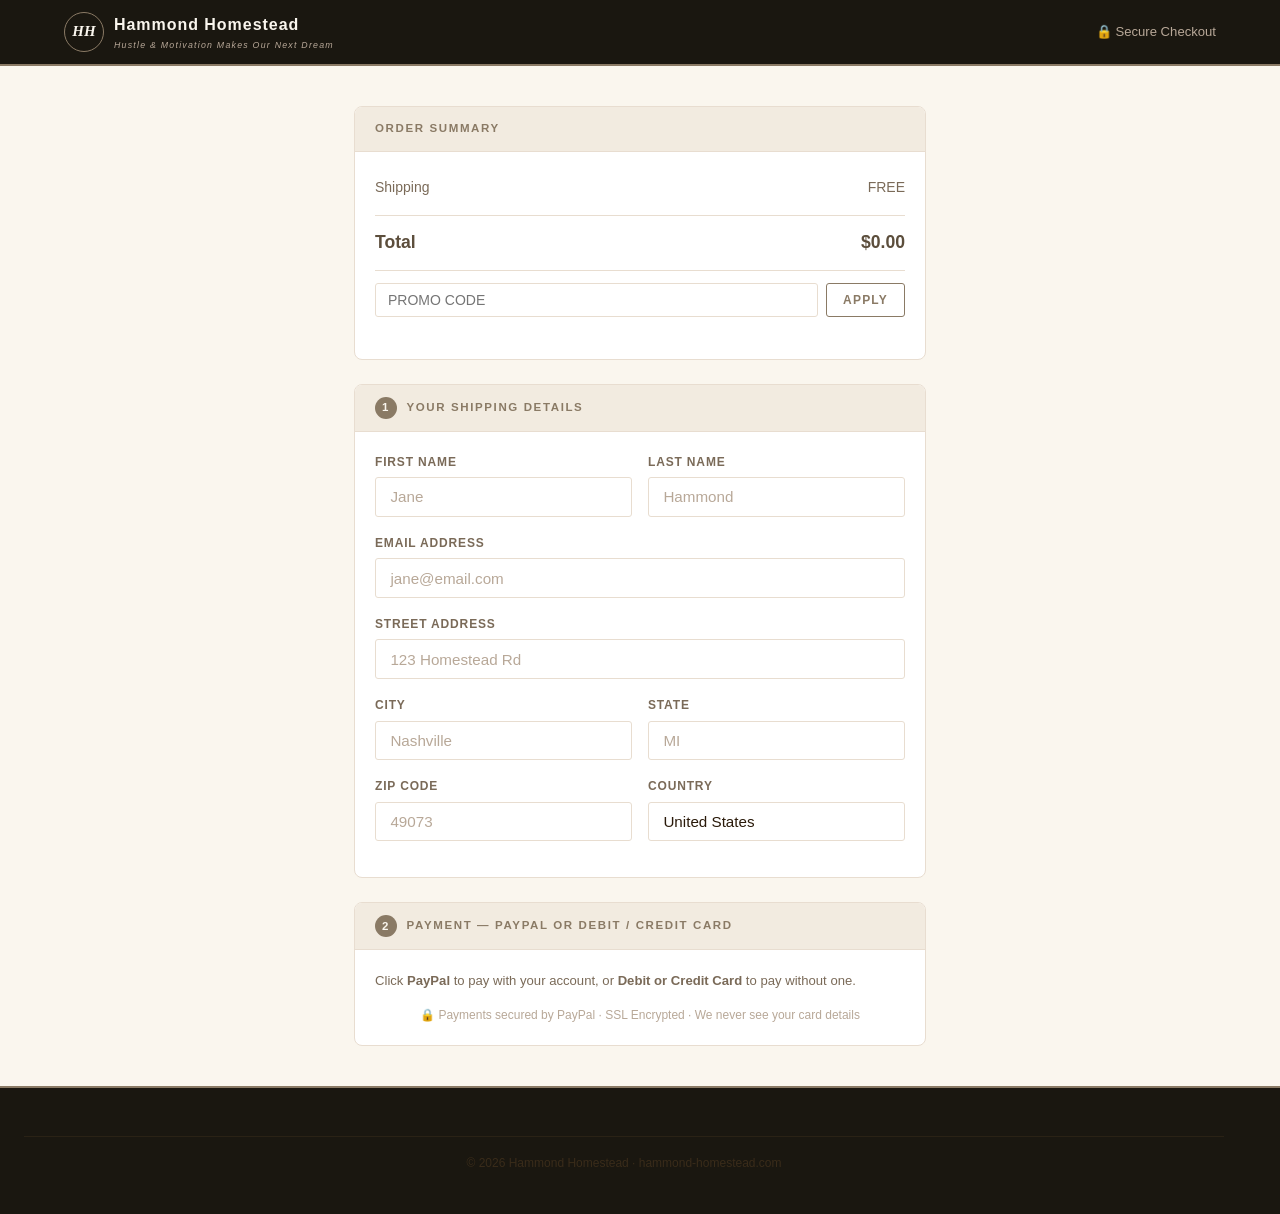
<file: checkout.html>
<!DOCTYPE html>
<html lang="en">
<head>
  <meta charset="UTF-8">
  <meta name="viewport" content="width=device-width, initial-scale=1.0">
  <title>Checkout — Hammond Homestead</title>
  <link rel="stylesheet" href="css/style.css">
  <style>
    .checkout-wrap {
      max-width: 620px;
      margin: 0 auto;
      padding: 2.5rem 1.5rem;
      display: flex;
      flex-direction: column;
      gap: 1.5rem;
    }
    .checkout-block {
      background: #fff;
      border: 0.5px solid #E8DDD0;
      border-radius: 8px;
      overflow: hidden;
    }
    .checkout-block-header {
      background: #F2EBE0;
      padding: 0.75rem 1.25rem;
      font-size: 0.72rem;
      font-weight: 700;
      letter-spacing: 0.14em;
      text-transform: uppercase;
      color: #8A7A65;
      font-family: Arial, sans-serif;
      border-bottom: 1px solid #E8DDD0;
    }
    .checkout-block-body {
      padding: 1.25rem;
    }
    .co-line {
      display: flex;
      justify-content: space-between;
      font-size: 0.875rem;
      font-family: Arial, sans-serif;
      color: #2A1A0A;
      padding: 4px 0;
    }
    .co-line.muted { color: #7A6A58; }
    .co-total {
      display: flex;
      justify-content: space-between;
      font-size: 1.1rem;
      font-weight: 700;
      font-family: Arial, sans-serif;
      color: #5C4E3C;
      border-top: 1px solid #E8DDD0;
      margin-top: 0.75rem;
      padding-top: 0.75rem;
    }
    .promo-row {
      display: flex;
      gap: 0.5rem;
      margin-top: 0.75rem;
      padding-top: 0.75rem;
      border-top: 1px solid #E8DDD0;
    }
    .promo-row input {
      flex: 1;
      padding: 0.5rem 0.75rem;
      border: 1px solid #E8DDD0;
      border-radius: 3px;
      font-size: 0.875rem;
      font-family: Arial, sans-serif;
      text-transform: uppercase;
    }
    .promo-row input:focus { border-color: #8A7A65; outline: none; }
    .step-label {
      font-size: 0.72rem;
      font-weight: 700;
      letter-spacing: 0.14em;
      text-transform: uppercase;
      color: #8A7A65;
      font-family: Arial, sans-serif;
      margin-bottom: 0.75rem;
      display: flex;
      align-items: center;
      gap: 0.5rem;
    }
    .step-num {
      width: 22px;
      height: 22px;
      background: #8A7A65;
      color: #FAF6EE;
      border-radius: 50%;
      display: inline-flex;
      align-items: center;
      justify-content: center;
      font-size: 0.72rem;
      font-weight: 700;
      flex-shrink: 0;
    }
    #paypal-button-container {
      margin-top: 0.75rem;
    }
    .secure-note {
      text-align: center;
      font-size: 0.75rem;
      color: #B8A898;
      font-family: Arial, sans-serif;
      margin-top: 0.75rem;
    }
  </style>
</head>
<body>

<header class="site-header">
  <div class="container header-inner">
    <a href="index.html" class="header-logo">
      <div class="header-logo-ring"><span>HH</span></div>
      <div class="header-logo-text">Hammond Homestead<small>Hustle &amp; Motivation Makes Our Next Dream</small></div>
    </a>
    <div class="header-actions">
      <span style="color:#B8A898;font-size:.82rem;font-family:Arial,sans-serif;">🔒 Secure Checkout</span>
    </div>
  </div>
</header>

<div class="checkout-wrap">

  <!-- STEP 1 — ORDER SUMMARY -->
  <div class="checkout-block">
    <div class="checkout-block-header">Order Summary</div>
    <div class="checkout-block-body">
      <div id="checkout-lines"></div>
      <div class="co-line muted" id="checkout-discount-line" style="display:none;">
        <span id="checkout-discount-label">Discount</span>
        <span id="checkout-discount-amount" style="color:#27AE60;">-$0.00</span>
      </div>
      <div class="co-line muted">
        <span>Shipping</span>
        <span id="checkout-shipping">FREE</span>
      </div>
      <div class="co-total">
        <span>Total</span>
        <span id="checkout-total">$0.00</span>
      </div>
      <div class="promo-row">
        <input type="text" id="promo-input" placeholder="Promo code"
          oninput="this.value=this.value.toUpperCase()"
          onkeydown="if(event.key==='Enter')applyPromo()">
        <button class="btn btn-outline btn-sm" onclick="applyPromo()" id="promo-btn">Apply</button>
      </div>
      <p id="promo-msg" style="font-size:.78rem;margin-top:.4rem;min-height:1.2em;font-family:Arial,sans-serif;"></p>
    </div>
  </div>

  <!-- STEP 2 — YOUR DETAILS -->
  <div class="checkout-block">
    <div class="checkout-block-header">
      <span class="step-num">1</span> &nbsp;Your Shipping Details
    </div>
    <div class="checkout-block-body">
      <div class="field-row">
        <div class="field"><label>First Name</label><input type="text" id="first-name" placeholder="Jane" required></div>
        <div class="field"><label>Last Name</label><input type="text" id="last-name" placeholder="Hammond" required></div>
      </div>
      <div class="field"><label>Email Address</label><input type="email" id="email" placeholder="jane@email.com" required></div>
      <div class="field"><label>Street Address</label><input type="text" id="address" placeholder="123 Homestead Rd" required></div>
      <div class="field-row">
        <div class="field"><label>City</label><input type="text" id="city" placeholder="Nashville" required></div>
        <div class="field"><label>State</label><input type="text" id="state" placeholder="MI" required></div>
      </div>
      <div class="field-row">
        <div class="field"><label>ZIP Code</label><input type="text" id="zip" placeholder="49073" required></div>
        <div class="field"><label>Country</label><input type="text" id="country" value="United States"></div>
      </div>
    </div>
  </div>

  <!-- STEP 3 — PAYMENT -->
  <div class="checkout-block">
    <div class="checkout-block-header">
      <span class="step-num">2</span> &nbsp;Payment — PayPal or Debit / Credit Card
    </div>
    <div class="checkout-block-body">
      <p style="font-size:.82rem;color:#7A6A58;font-family:Arial,sans-serif;margin-bottom:0.75rem;">
        Click <strong>PayPal</strong> to pay with your account, or <strong>Debit or Credit Card</strong> to pay without one.
      </p>
      <div id="paypal-button-container"></div>
      <p class="secure-note">🔒 Payments secured by PayPal · SSL Encrypted · We never see your card details</p>
    </div>
  </div>

</div>

<footer class="site-footer">
  <div class="footer-bottom" style="margin:0;padding:1rem 1.5rem;">
    <p class="footer-copy">© 2026 Hammond Homestead · hammond-homestead.com</p>
  </div>
</footer>

<script src="js/app.js"></script>
<script>
  // Keys defined here as fallback
  window.SUPABASE_URL = window.SUPABASE_URL || 'https://mirprmehihimttgxdcvq.supabase.co';
  window.SUPABASE_KEY = window.SUPABASE_KEY || 'eyJhbGciOiJIUzI1NiIsInR5cCI6IkpXVCJ9.eyJpc3MiOiJzdXBhYmFzZSIsInJlZiI6Im1pcnBybWVoaWhpbXR0Z3hkY3ZxIiwicm9sZSI6ImFub24iLCJpYXQiOjE3ODIxNzgyNzgsImV4cCI6MjA5Nzc1NDI3OH0.GKnX_tksrjKPS-Jyu7n7J1zT7jYIX5vvypP7jUkgczM';
</script>
<script src="https://www.paypal.com/sdk/js?client-id=BAAUUufaBLu3v-I3folq3nPZ3lTwI1gsHK17Ti0_jmJHuKZua3gi2_0ayW5QbHq-1aoc2rfsy6u3DMgVfw&currency=USD&disable-funding=credit,paylater"></script>
<script>
  let appliedPromo = null;

  /* ── PROMO CODE ── */
  async function applyPromo() {
    const code = document.getElementById('promo-input').value.trim().toUpperCase();
    const msg = document.getElementById('promo-msg');
    const btn = document.getElementById('promo-btn');
    if (!code) { msg.textContent = 'Please enter a promo code.'; msg.style.color = '#C0392B'; return; }
    btn.disabled = true; btn.textContent = '...'; msg.textContent = '';
    try {
      const res = await fetch(SUPABASE_URL + '/rest/v1/promo_codes?code=eq.' + encodeURIComponent(code) + '&select=*',
        { headers: { 'apikey': SUPABASE_KEY, 'Authorization': 'Bearer ' + SUPABASE_KEY } });
      const data = await res.json();
      if (!data || data.length === 0) { msg.textContent = '✗ Invalid promo code.'; msg.style.color = '#C0392B'; return; }
      const promo = data[0];
      if (!promo.active) { msg.textContent = '✗ This code is no longer active.'; msg.style.color = '#C0392B'; return; }
      if (promo.expires_at && new Date(promo.expires_at) < new Date()) { msg.textContent = '✗ This code has expired.'; msg.style.color = '#C0392B'; return; }
      if (promo.max_uses && promo.uses >= promo.max_uses) { msg.textContent = '✗ This code has reached its limit.'; msg.style.color = '#C0392B'; return; }
      if (promo.min_order && cartTotal() < promo.min_order) { msg.textContent = '✗ Minimum order of $' + parseFloat(promo.min_order).toFixed(2) + ' required.'; msg.style.color = '#C0392B'; return; }
      appliedPromo = promo;
      const label = promo.type === 'percent' ? promo.amount + '% off' : '$' + parseFloat(promo.amount).toFixed(2) + ' off';
      msg.textContent = '✓ Code applied — ' + label + '!'; msg.style.color = '#27AE60';
      btn.textContent = 'Remove'; btn.onclick = removePromo;
      renderSummary();
    } catch(err) { msg.textContent = '✗ Could not verify code.'; msg.style.color = '#C0392B'; }
    finally { btn.disabled = false; }
  }

  function removePromo() {
    appliedPromo = null;
    document.getElementById('promo-input').value = '';
    document.getElementById('promo-msg').textContent = '';
    document.getElementById('promo-btn').textContent = 'Apply';
    document.getElementById('promo-btn').onclick = applyPromo;
    document.getElementById('checkout-discount-line').style.display = 'none';
    renderSummary();
  }

  function calcDiscount() {
    if (!appliedPromo) return 0;
    return appliedPromo.type === 'percent'
      ? Math.min(cartTotal() * (appliedPromo.amount / 100), cartTotal())
      : Math.min(parseFloat(appliedPromo.amount), cartTotal());
  }

  function getShippingCost() {
    let total = 0;
    cart.forEach(item => { total += (parseFloat(item.shipping_cost) || 0) * item.qty; });
    return total;
  }

  function getFinalTotal() {
    return Math.max(0, cartTotal() - calcDiscount() + getShippingCost());
  }

  /* ── RENDER SUMMARY ── */
  function renderSummary() {
    const lines = document.getElementById('checkout-lines');
    const totalEl = document.getElementById('checkout-total');
    const shippingEl = document.getElementById('checkout-shipping');
    const discountLine = document.getElementById('checkout-discount-line');
    const discountLabel = document.getElementById('checkout-discount-label');
    const discountAmount = document.getElementById('checkout-discount-amount');

    if (!lines || cart.length === 0) {
      lines.innerHTML = '<p style="color:#7A6A58;font-size:.85rem;font-family:Arial,sans-serif;">Your cart is empty. <a href="shop.html" style="color:#8A7A65;">Go to shop →</a></p>';
      return;
    }

    lines.innerHTML = cart.map(item =>
      '<div class="co-line"><span>' + item.name + ' × ' + item.qty + '</span><span>$' + (item.price * item.qty).toFixed(2) + '</span></div>'
    ).join('');

    const shipping = getShippingCost();
    const discount = calcDiscount();

    shippingEl.textContent = shipping === 0 ? 'FREE' : '$' + shipping.toFixed(2);

    if (discount > 0 && appliedPromo) {
      discountLine.style.display = 'flex';
      discountLabel.textContent = appliedPromo.code + ' (' + (appliedPromo.type === 'percent' ? appliedPromo.amount + '%' : '$' + appliedPromo.amount) + ' off)';
      discountAmount.textContent = '-$' + discount.toFixed(2);
    } else {
      discountLine.style.display = 'none';
    }

    if (totalEl) totalEl.textContent = '$' + getFinalTotal().toFixed(2);
  }

  /* ── VALIDATE ── */
  function validateForm() {
    const fields = ['first-name','last-name','email','address','city','state','zip'];
    for (const id of fields) {
      if (!document.getElementById(id).value.trim()) {
        showToast('Please fill in all your details first.', 'error');
        document.getElementById(id).focus();
        return false;
      }
    }
    if (cart.length === 0) { showToast('Your cart is empty.', 'error'); return false; }
    return true;
  }

  async function incrementPromoUses() {
    if (!appliedPromo) return;
    try {
      await fetch(SUPABASE_URL + '/rest/v1/promo_codes?id=eq.' + appliedPromo.id, {
        method: 'PATCH',
        headers: { 'Content-Type': 'application/json', 'apikey': SUPABASE_KEY, 'Authorization': 'Bearer ' + SUPABASE_KEY },
        body: JSON.stringify({ uses: (appliedPromo.uses || 0) + 1 })
      });
    } catch(err) { console.log('Could not update promo uses'); }
  }

  /* ── PAYPAL ── */
  paypal.Buttons({
    style: { layout: 'vertical', color: 'gold', shape: 'rect', label: 'paypal' },

    onClick() { if (!validateForm()) return false; },

    createOrder(data, actions) {
      const discount = calcDiscount();
      const subtotal = cartTotal();
      const total = Math.max(0.01, subtotal - discount);
      return actions.order.create({
        purchase_units: [{
          description: 'Hammond Homestead Order',
          amount: {
            currency_code: 'USD',
            value: total.toFixed(2)
          }
        }]
      });
    },

    async onApprove(data, actions) {
      const order = await actions.order.capture();
      try {
        const orderData = {
          payment_intent_id: order.id,
          customer_name: document.getElementById('first-name').value + ' ' + document.getElementById('last-name').value,
          customer_email: document.getElementById('email').value,
          address: document.getElementById('address').value + ', ' + document.getElementById('city').value + ', ' + document.getElementById('state').value + ' ' + document.getElementById('zip').value,
          items: cart,
          subtotal: cartTotal(),
          discount: calcDiscount(),
          promo_code: appliedPromo ? appliedPromo.code : null,
          shipping: getShippingCost(),
          total: getFinalTotal(),
          status: 'paid',
          payment_method: 'paypal'
        };
        console.log('Saving order:', JSON.stringify(orderData));
        const saveRes = await fetch(SUPABASE_URL + '/rest/v1/orders', {
          method: 'POST',
          headers: {
            'Content-Type': 'application/json',
            'apikey': SUPABASE_KEY,
            'Authorization': 'Bearer ' + SUPABASE_KEY,
            'Prefer': 'return=minimal'
          },
          body: JSON.stringify(orderData)
        });
        console.log('Supabase response status:', saveRes.status);
        if (!saveRes.ok) {
          const errText = await saveRes.text();
          console.error('ORDER SAVE FAILED:', errText);
          alert('Payment received but order could not be saved. Error: ' + errText);
        }
        await incrementPromoUses();
      } catch(err) { console.error('Could not save order:', err); alert('Order save error: ' + err.message); }

      localStorage.setItem('hh_last_order', JSON.stringify({
        name: document.getElementById('first-name').value + ' ' + document.getElementById('last-name').value,
        email: document.getElementById('email').value,
        total: getFinalTotal().toFixed(2),
        id: order.id.slice(-8).toUpperCase()
      }));

      cart = []; saveCart();
      window.location.href = 'confirmation.html';
    },

    onError(err) { console.error(err); showToast('Something went wrong. Please try again.', 'error'); },
    onCancel() { showToast('Payment cancelled. Your cart is still saved.', ''); }

  }).render('#paypal-button-container');

  renderSummary();
</script>
</body>
</html>
</file>
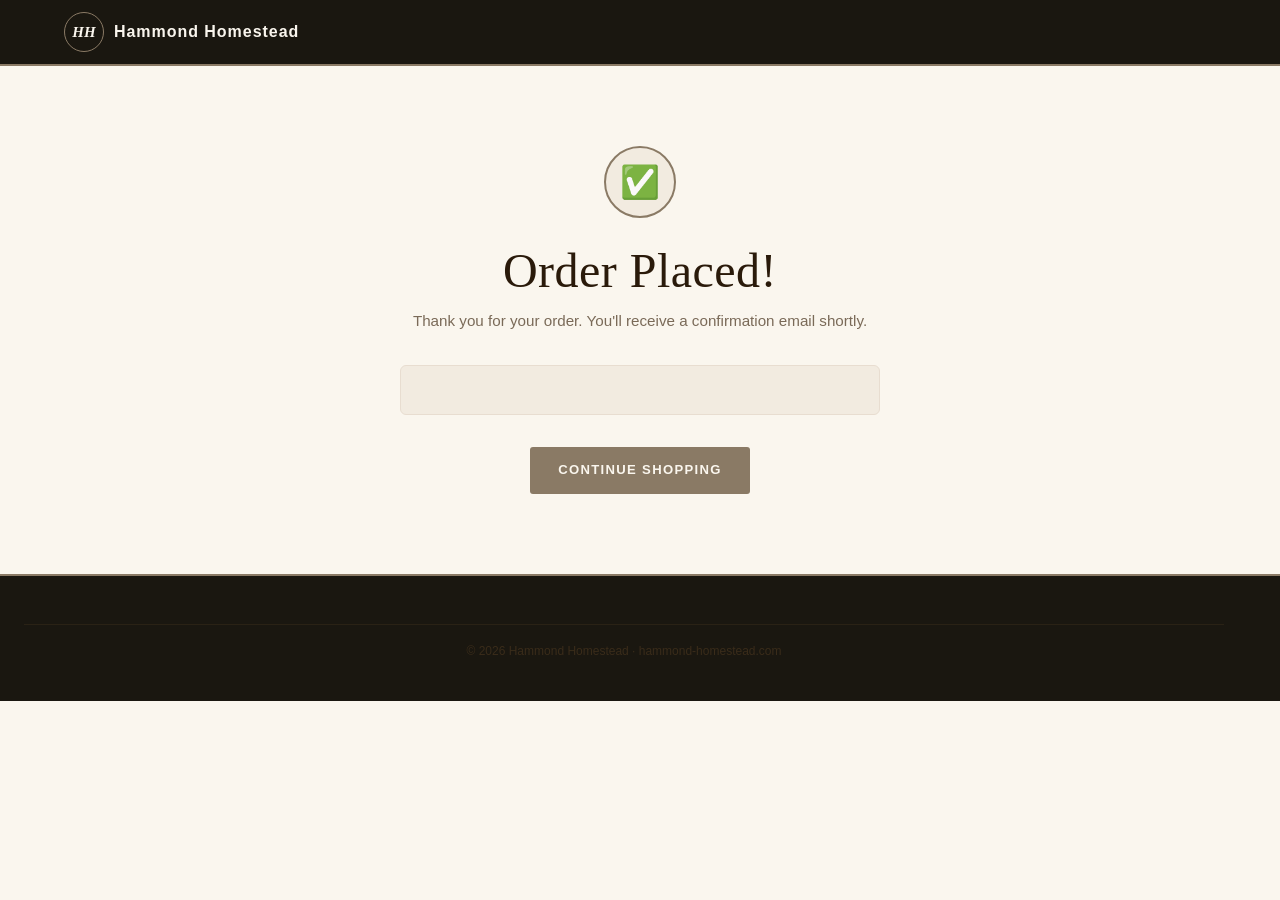
<file: confirmation.html>
<!DOCTYPE html>
<html lang="en">
<head>
  <meta charset="UTF-8">
  <meta name="viewport" content="width=device-width, initial-scale=1.0">
  <title>Order Confirmed — Hammond Homestead</title>
  <link rel="stylesheet" href="css/style.css">
</head>
<body>

<header class="site-header">
  <div class="container header-inner">
    <a href="index.html" class="header-logo">
      <div class="header-logo-ring"><span>HH</span></div>
      <div class="header-logo-text">Hammond Homestead</div>
    </a>
  </div>
</header>

<div class="confirmation-page">
  <div class="confirmation-icon">✅</div>
  <h1>Order Placed!</h1>
  <p id="confirmation-sub">Thank you for your order. You'll receive a confirmation email shortly.</p>

  <div class="confirmation-order" id="order-details"></div>

  <a href="shop.html" class="btn btn-primary">Continue Shopping</a>
</div>

<footer class="site-footer">
  <div class="footer-bottom" style="margin:0;padding:1rem 1.5rem;">
    <p class="footer-copy">© 2026 Hammond Homestead · hammond-homestead.com</p>
  </div>
</footer>

<script src="js/app.js"></script>
<script src="js/enhancements.js"></script>
<script src="js/footer-social.js"></script>
<script>
  const order = JSON.parse(localStorage.getItem('hh_last_order') || '{}');
  if (order.name) {
    document.getElementById('confirmation-sub').textContent =
      `Thank you, ${order.name}! A confirmation will be sent to ${order.email}.`;
    document.getElementById('order-details').innerHTML = `
      <h3>Order Details</h3>
      <div class="checkout-line"><span>Order #</span><span>${order.id || 'N/A'}</span></div>
      <div class="checkout-line"><span>Total Paid</span><span>$${order.total}</span></div>
    `;
    localStorage.removeItem('hh_last_order');
  }
</script>
</body>
</html>
</file>
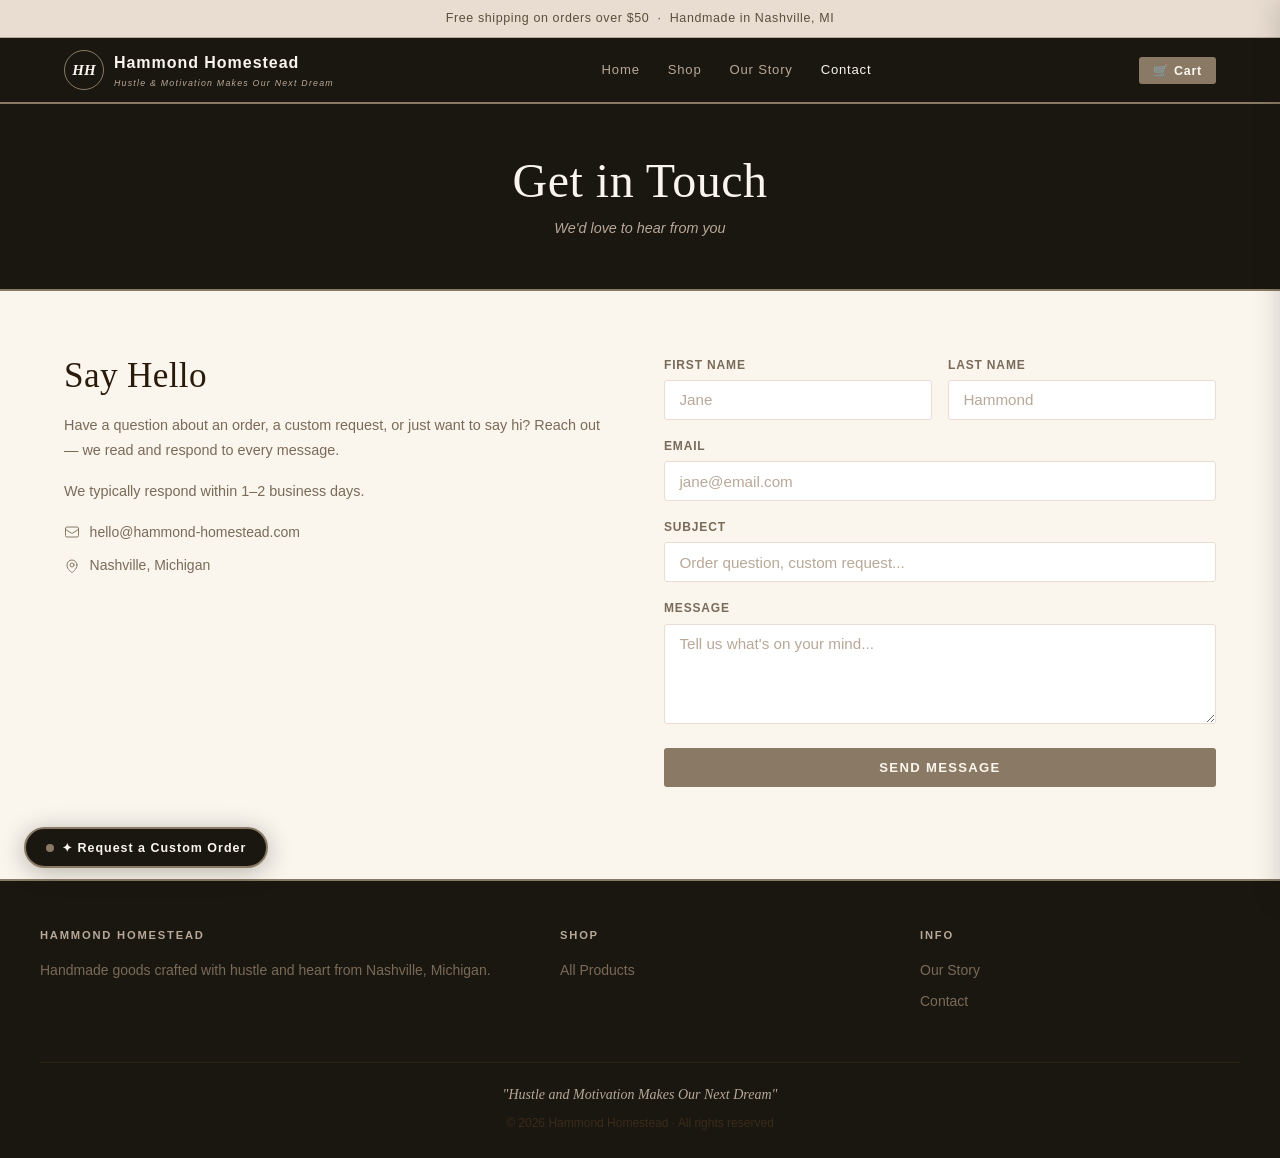
<file: contact.html>
<!DOCTYPE html>
<html lang="en">
<head>
  <meta charset="UTF-8">
  <meta name="viewport" content="width=device-width, initial-scale=1.0">
  <title>Contact — Hammond Homestead</title>
  <link rel="stylesheet" href="css/style.css">
</head>
<body>

<div class="announcement-bar">Free shipping on orders over $50 &nbsp;·&nbsp; Handmade in Nashville, MI</div>

<header class="site-header">
  <div class="container header-inner">
    <a href="index.html" class="header-logo">
      <div class="header-logo-ring"><span>HH</span></div>
      <div class="header-logo-text">Hammond Homestead<small>Hustle &amp; Motivation Makes Our Next Dream</small></div>
    </a>
    <nav class="header-nav">
      <a href="index.html">Home</a><a href="shop.html">Shop</a><a href="story.html">Our Story</a><a href="contact.html" class="active">Contact</a>
    </nav>
    <div class="header-actions">
      <button class="cart-btn" onclick="openCart()">🛒 Cart <span class="cart-count" style="display:none;">0</span></button>
      <button class="menu-toggle" onclick="toggleMenu()">☰</button>
    </div>
  </div>
  <div class="mobile-menu" id="mobile-menu">
    <a href="index.html">Home</a><a href="shop.html">Shop</a><a href="story.html">Our Story</a><a href="contact.html">Contact</a>
  </div>
</header>

<div class="page-header">
  <h1>Get in Touch</h1>
  <p>We'd love to hear from you</p>
</div>

<section class="section">
  <div class="container">
    <div class="contact-layout">
      <div class="contact-info">
        <h2>Say Hello</h2>
        <p>Have a question about an order, a custom request, or just want to say hi? Reach out — we read and respond to every message.</p>
        <p>We typically respond within 1–2 business days.</p>
        <div class="contact-detail">
          <svg width="16" height="16" fill="none" stroke="currentColor" stroke-width="1.5" viewBox="0 0 24 24"><path stroke-linecap="round" stroke-linejoin="round" d="M21.75 6.75v10.5a2.25 2.25 0 01-2.25 2.25h-15a2.25 2.25 0 01-2.25-2.25V6.75m19.5 0A2.25 2.25 0 0019.5 4.5h-15a2.25 2.25 0 00-2.25 2.25m19.5 0v.243a2.25 2.25 0 01-1.07 1.916l-7.5 4.615a2.25 2.25 0 01-2.36 0L3.32 8.91a2.25 2.25 0 01-1.07-1.916V6.75"/></svg>
          hello@hammond-homestead.com
        </div>
        <div class="contact-detail">
          <svg width="16" height="16" fill="none" stroke="currentColor" stroke-width="1.5" viewBox="0 0 24 24"><path stroke-linecap="round" stroke-linejoin="round" d="M15 10.5a3 3 0 11-6 0 3 3 0 016 0z"/><path stroke-linecap="round" stroke-linejoin="round" d="M19.5 10.5c0 7.142-7.5 11.25-7.5 11.25S4.5 17.642 4.5 10.5a7.5 7.5 0 1115 0z"/></svg>
          Nashville, Michigan
        </div>
      </div>

      <div>
        <form id="contact-form">
          <div class="field-row">
            <div class="field"><label>First Name</label><input type="text" id="c-fname" placeholder="Jane" required></div>
            <div class="field"><label>Last Name</label><input type="text" id="c-lname" placeholder="Hammond" required></div>
          </div>
          <div class="field"><label>Email</label><input type="email" id="c-email" placeholder="jane@email.com" required></div>
          <div class="field"><label>Subject</label><input type="text" id="c-subject" placeholder="Order question, custom request..."></div>
          <div class="field"><label>Message</label><textarea id="c-message" placeholder="Tell us what's on your mind..." required></textarea></div>
          <button type="submit" class="btn btn-primary btn-full">Send Message</button>
          <p id="contact-msg" style="margin-top:0.75rem;font-size:0.85rem;text-align:center;min-height:1.2em;"></p>
        </form>
      </div>
    </div>
  </div>
</section>

<div class="cart-overlay" id="cart-overlay"></div>
<div class="cart-drawer" id="cart-drawer">
  <div class="cart-drawer-header"><h3>Your Cart</h3><button class="cart-close" onclick="closeCart()">✕</button></div>
  <div class="cart-items" id="cart-items"><div class="cart-empty" id="cart-empty">Your cart is empty.</div></div>
  <div class="cart-footer hidden" id="cart-footer">
    <div class="cart-subtotal"><span>Subtotal</span><span id="cart-subtotal">$0.00</span></div>
    <a href="checkout.html" class="btn btn-primary btn-full">Checkout →</a>
  </div>
</div>

<footer class="site-footer">
  <div class="footer-grid">
    <div class="footer-col"><h4>Hammond Homestead</h4><p>Handmade goods crafted with hustle and heart from Nashville, Michigan.</p></div>
    <div class="footer-col"><h4>Shop</h4><a href="shop.html">All Products</a></div>
    <div class="footer-col" id="footer-social-col"></div>
    <div class="footer-col"><h4>Info</h4><a href="story.html">Our Story</a><a href="contact.html">Contact</a></div>
  </div>
  <div class="footer-bottom">
    <p class="footer-slogan">"Hustle and Motivation Makes Our Next Dream"</p>
    <p class="footer-copy">© 2026 Hammond Homestead · All rights reserved</p>
  </div>
</footer>

<script src="js/app.js"></script>
<script src="js/enhancements.js"></script>
<script src="js/custom-order.js"></script>
<script src="js/footer-social.js"></script>
<script>
  document.getElementById('contact-form').addEventListener('submit', async function(e) {
    e.preventDefault();
    const btn = this.querySelector('button[type="submit"]');
    const msg = document.getElementById('contact-msg');
    btn.disabled = true;
    btn.textContent = 'Sending...';
    // In production connect to an email service like Resend or Formspree
    // For now simulate a success
    await new Promise(r => setTimeout(r, 1000));
    msg.textContent = "Message sent! We'll get back to you within 1–2 business days.";
    msg.style.color = '#27AE60';
    this.reset();
    btn.disabled = false;
    btn.textContent = 'Send Message';
  });
</script>
</body>
</html>
</file>
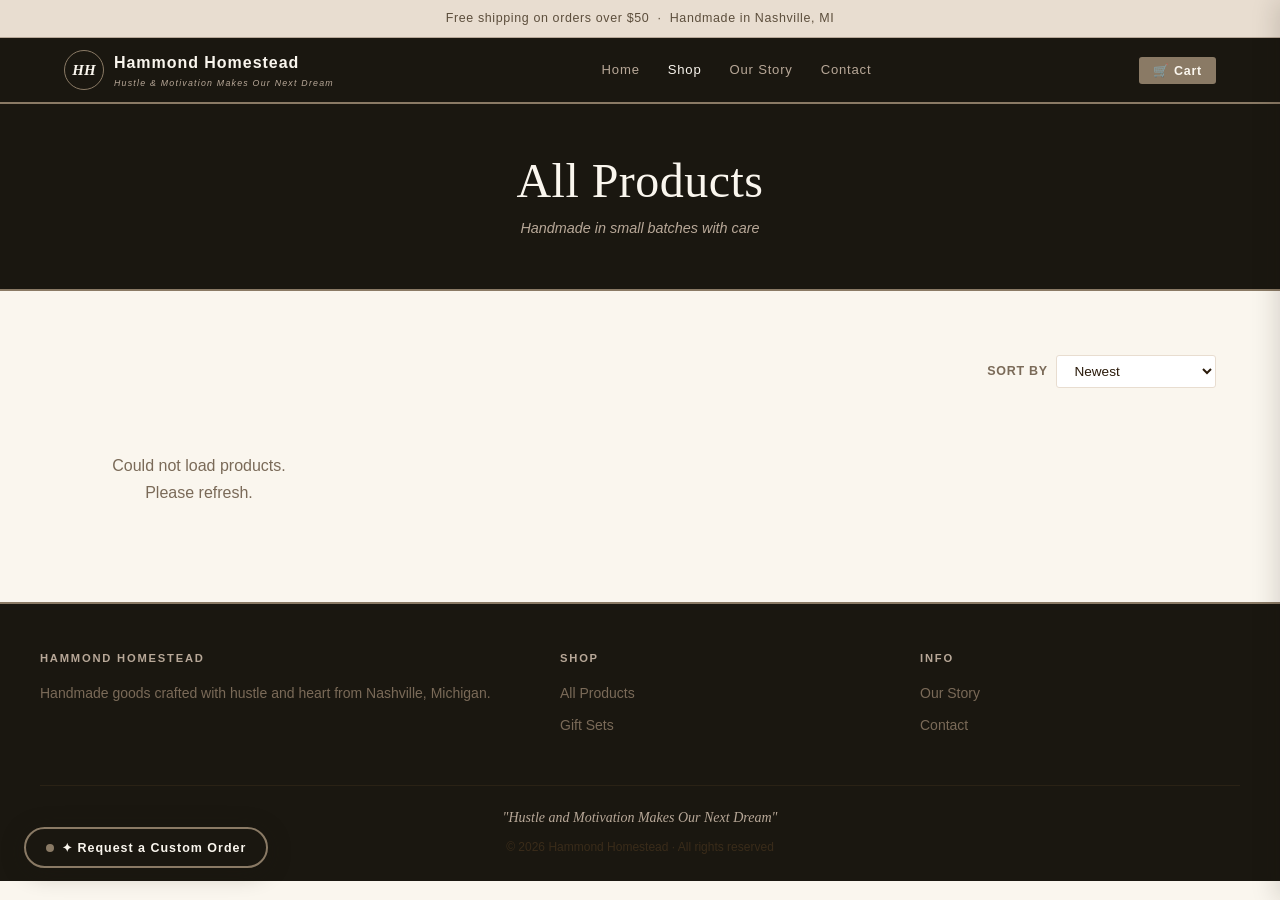
<file: shop.html>
<!DOCTYPE html>
<html lang="en">
<head>
  <meta charset="UTF-8">
  <meta name="viewport" content="width=device-width, initial-scale=1.0">
  <meta name="description" content="Shop all handmade artisan goods from Hammond Homestead.">
  <title>Shop — Hammond Homestead</title>
  <link rel="stylesheet" href="css/style.css">
</head>
<body>

<div class="announcement-bar">
  Free shipping on orders over $50 &nbsp;·&nbsp; Handmade in Nashville, MI
</div>

<header class="site-header">
  <div class="container header-inner">
    <a href="index.html" class="header-logo">
      <div class="header-logo-ring"><span>HH</span></div>
      <div class="header-logo-text">Hammond Homestead<small>Hustle &amp; Motivation Makes Our Next Dream</small></div>
    </a>
    <nav class="header-nav">
      <a href="index.html">Home</a>
      <a href="shop.html" class="active">Shop</a>
      <a href="story.html">Our Story</a>
      <a href="contact.html">Contact</a>
    </nav>
    <div class="header-actions">
      <button class="cart-btn" onclick="openCart()">🛒 Cart <span class="cart-count" style="display:none;">0</span></button>
      <button class="menu-toggle" onclick="toggleMenu()">☰</button>
    </div>
  </div>
  <div class="mobile-menu" id="mobile-menu">
    <a href="index.html">Home</a>
    <a href="shop.html">Shop</a>
    <a href="story.html">Our Story</a>
    <a href="contact.html">Contact</a>
  </div>
</header>

<div class="page-header">
  <h1>All Products</h1>
  <p>Handmade in small batches with care</p>
</div>

<section class="section">
  <div class="container">

    <!-- FILTER + SORT BAR -->
    <div style="display:flex;align-items:center;justify-content:space-between;flex-wrap:wrap;gap:1rem;margin-bottom:2rem;">
      <div id="category-filters" style="display:flex;gap:0.5rem;flex-wrap:wrap;"></div>
      <div style="display:flex;align-items:center;gap:0.5rem;">
        <label style="font-size:0.78rem;color:#7A6A58;font-family:Arial,sans-serif;letter-spacing:0.06em;text-transform:uppercase;font-weight:700;">Sort by</label>
        <select id="sort-select" onchange="applySortFilter()"
          style="padding:0.45rem 0.85rem;border:1px solid #E8DDD0;border-radius:3px;font-size:0.85rem;font-family:Arial,sans-serif;color:#2A1A0A;background:#fff;cursor:pointer;">
          <option value="newest">Newest</option>
          <option value="price-low">Price: Low to High</option>
          <option value="price-high">Price: High to Low</option>
          <option value="name">Name A–Z</option>
        </select>
      </div>
    </div>

    <!-- RESULTS COUNT -->
    <p id="results-count" style="font-size:0.82rem;color:#7A6A58;font-family:Arial,sans-serif;margin-bottom:1.25rem;"></p>

    <!-- PRODUCT GRID -->
    <div class="product-grid" id="all-products"></div>

    <!-- EMPTY STATE -->
    <div id="no-results" style="display:none;text-align:center;padding:4rem 1rem;">
      <div style="font-size:2.5rem;margin-bottom:1rem;">🌾</div>
      <p style="color:#7A6A58;font-family:Arial,sans-serif;">No products found in this category.</p>
      <button onclick="setCategory('all')" style="margin-top:1rem;background:#8A7A65;color:#FAF6EE;border:none;padding:8px 20px;border-radius:3px;font-family:Arial,sans-serif;font-size:0.85rem;cursor:pointer;">View All Products</button>
    </div>

  </div>
</section>

<!-- CART DRAWER -->
<div class="cart-overlay" id="cart-overlay"></div>
<div class="cart-drawer" id="cart-drawer">
  <div class="cart-drawer-header">
    <h3>Your Cart</h3>
    <button class="cart-close" onclick="closeCart()">✕</button>
  </div>
  <div class="cart-items" id="cart-items">
    <div class="cart-empty" id="cart-empty">Your cart is empty.</div>
  </div>
  <div class="cart-footer hidden" id="cart-footer">
    <div class="cart-subtotal">
      <span>Subtotal</span>
      <span class="cart-subtotal-amount" id="cart-subtotal">$0.00</span>
    </div>
    <a href="checkout.html" class="btn btn-primary btn-full">Checkout →</a>
    <button onclick="closeCart()" class="btn btn-outline btn-full mt-1">Continue Shopping</button>
  </div>
</div>

<footer class="site-footer">
  <div class="footer-grid">
    <div class="footer-col"><h4>Hammond Homestead</h4><p>Handmade goods crafted with hustle and heart from Nashville, Michigan.</p></div>
    <div class="footer-col"><h4>Shop</h4><a href="shop.html">All Products</a><a href="shop.html">Gift Sets</a></div>
    <div class="footer-col" id="footer-social-col"></div>
    <div class="footer-col"><h4>Info</h4><a href="story.html">Our Story</a><a href="contact.html">Contact</a></div>
  </div>
  <div class="footer-bottom">
    <p class="footer-slogan">"Hustle and Motivation Makes Our Next Dream"</p>
    <p class="footer-copy">© 2026 Hammond Homestead · All rights reserved</p>
  </div>
</footer>

<script src="js/app.js"></script>
<script src="js/enhancements.js"></script>
<script src="js/custom-order.js"></script>
<script src="js/footer-social.js"></script>
<script>
let allProductsData = [];
let currentCategory = 'all';

// Check URL for category param
const urlParams = new URLSearchParams(window.location.search);
if (urlParams.get('category')) currentCategory = urlParams.get('category');

async function loadShopProducts() {
  const container = document.getElementById('all-products');
  container.innerHTML = '<p class="text-center text-muted" style="padding:2rem;">Loading products...</p>';

  try {
    const res = await fetch(SUPABASE_URL + '/rest/v1/products?select=id,name,description,price,image_url,badge,category,sort_order,active&active=eq.true&order=sort_order.asc,created_at.desc', {
      headers: { 'apikey': SUPABASE_KEY, 'Authorization': 'Bearer ' + SUPABASE_KEY }
    });
    allProductsData = await res.json();
    buildCategoryFilters();
    applySortFilter();
  } catch (err) {
    container.innerHTML = '<p class="text-center text-muted" style="padding:2rem;">Could not load products. Please refresh.</p>';
  }
}

function buildCategoryFilters() {
  const bar = document.getElementById('category-filters');
  const categories = ['all', ...new Set(allProductsData.map(p => p.category).filter(Boolean))];
  // Debug: log what categories we found
  console.log('Categories found:', categories);

  bar.innerHTML = categories.map(cat => {
    const count = cat === 'all'
      ? allProductsData.length
      : allProductsData.filter(p => (p.category || '').toLowerCase() === cat.toLowerCase()).length;
    const label = cat === 'all' ? 'All' : cat;
    const isActive = currentCategory === cat;
    return `<button onclick="setCategory('${cat}')" id="cat-btn-${cat}"
      style="padding:6px 14px;border-radius:3px;font-size:0.78rem;font-family:Arial,sans-serif;font-weight:700;
      letter-spacing:0.05em;cursor:pointer;border:1px solid ${isActive ? '#8A7A65' : '#E8DDD0'};
      background:${isActive ? '#8A7A65' : 'transparent'};color:${isActive ? '#FAF6EE' : '#8A7A65'};
      transition:all 0.2s;">
      ${label} <span style="opacity:0.7;font-weight:400;">(${count})</span>
    </button>`;
  }).join('');
}

function setCategory(cat) {
  currentCategory = cat.toLowerCase();
  // Update URL without reload
  const url = new URL(window.location);
  if (cat === 'all') url.searchParams.delete('category');
  else url.searchParams.set('category', cat);
  window.history.replaceState({}, '', url);
  buildCategoryFilters();
  applySortFilter();
}

function applySortFilter() {
  const sort = document.getElementById('sort-select').value;
  const container = document.getElementById('all-products');
  const noResults = document.getElementById('no-results');
  const countEl = document.getElementById('results-count');

  let filtered = currentCategory === 'all'
    ? [...allProductsData]
    : allProductsData.filter(p => (p.category || '').toLowerCase() === currentCategory.toLowerCase());

  // Sort
  if (sort === 'price-low') filtered.sort((a, b) => a.price - b.price);
  else if (sort === 'price-high') filtered.sort((a, b) => b.price - a.price);
  else if (sort === 'name') filtered.sort((a, b) => a.name.localeCompare(b.name));

  if (filtered.length === 0) {
    container.innerHTML = '';
    noResults.style.display = 'block';
    countEl.textContent = '';
    return;
  }

  noResults.style.display = 'none';
  const catLabel = currentCategory === 'all' ? 'All Products' : currentCategory;
  countEl.textContent = filtered.length + ' ' + (filtered.length === 1 ? 'product' : 'products') + (currentCategory !== 'all' ? ' in ' + catLabel : '');
  container.innerHTML = filtered.map(buildProductCard).join('');
}

loadShopProducts();
</script>
</body>
</html>
</file>
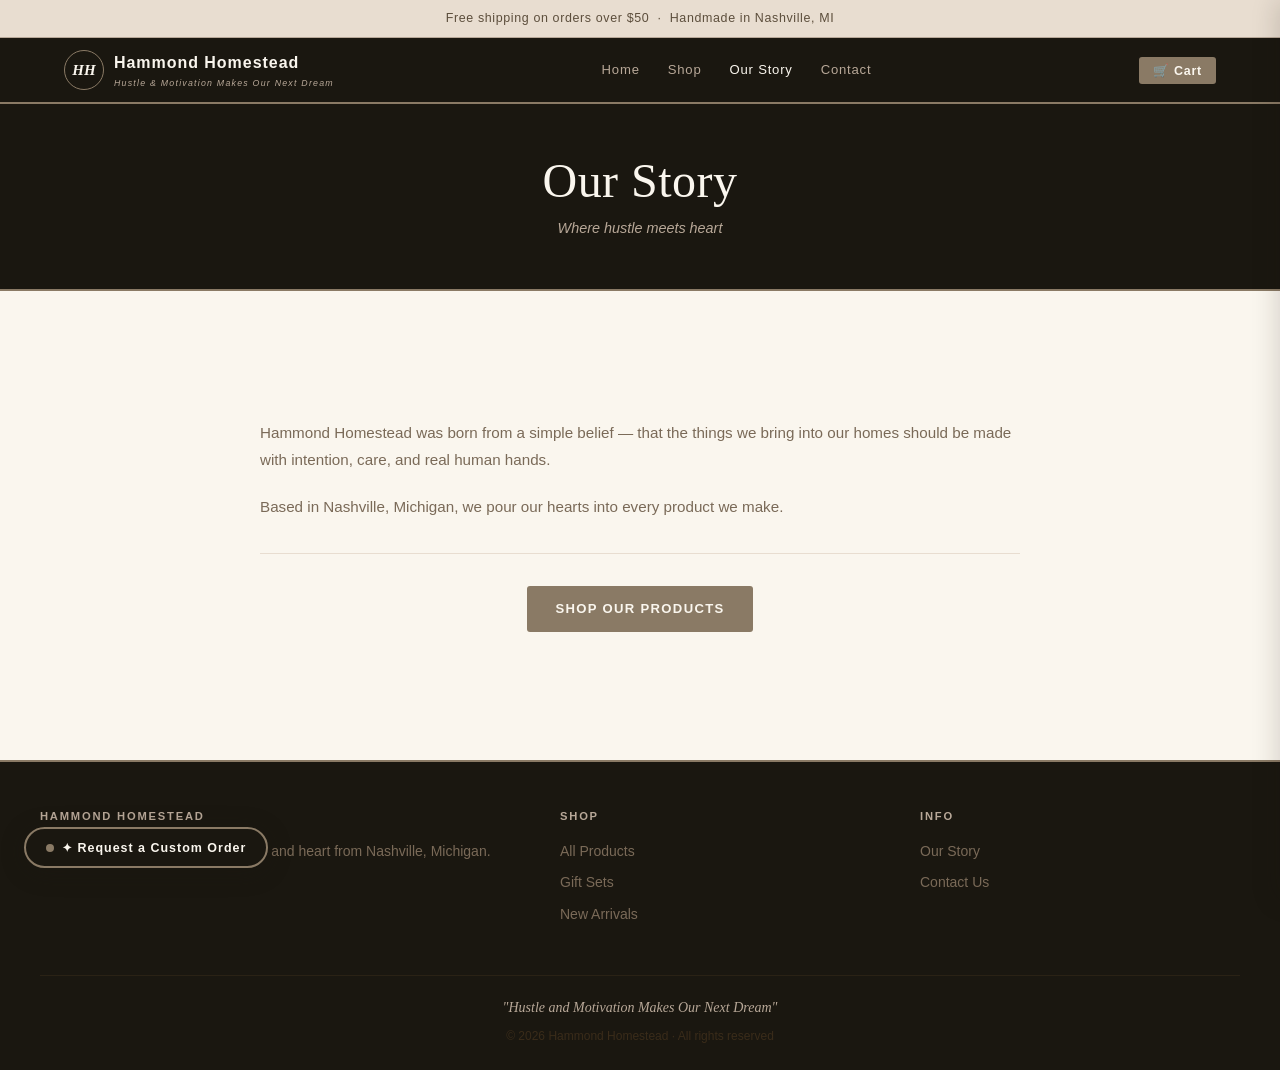
<file: story.html>
<!DOCTYPE html>
<html lang="en">
<head>
  <meta charset="UTF-8">
  <meta name="viewport" content="width=device-width, initial-scale=1.0">
  <title>Our Story — Hammond Homestead</title>
  <link rel="stylesheet" href="css/style.css">
</head>
<body>

<div class="announcement-bar">Free shipping on orders over $50 &nbsp;·&nbsp; Handmade in Nashville, MI</div>

<header class="site-header">
  <div class="container header-inner">
    <a href="index.html" class="header-logo">
      <div class="header-logo-ring"><span>HH</span></div>
      <div class="header-logo-text">Hammond Homestead<small>Hustle &amp; Motivation Makes Our Next Dream</small></div>
    </a>
    <nav class="header-nav">
      <a href="index.html">Home</a>
      <a href="shop.html">Shop</a>
      <a href="story.html" class="active">Our Story</a>
      <a href="contact.html">Contact</a>
    </nav>
    <div class="header-actions">
      <button class="cart-btn" onclick="openCart()">🛒 Cart <span class="cart-count" style="display:none;">0</span></button>
      <button class="menu-toggle" onclick="toggleMenu()">☰</button>
    </div>
  </div>
  <div class="mobile-menu" id="mobile-menu">
    <a href="index.html">Home</a><a href="shop.html">Shop</a><a href="story.html">Our Story</a><a href="contact.html">Contact</a>
  </div>
</header>

<div class="page-header">
  <h1 id="story-title">Our Story</h1>
  <p id="story-subtitle">Where hustle meets heart</p>
</div>

<section class="section">
  <div class="container">
    <div class="story-page" id="story-content">
      <p style="text-align:center;color:#7A6A58;font-family:Arial,sans-serif;">Loading...</p>
    </div>
  </div>
</section>

<div class="cart-overlay" id="cart-overlay"></div>
<div class="cart-drawer" id="cart-drawer">
  <div class="cart-drawer-header"><h3>Your Cart</h3><button class="cart-close" onclick="closeCart()">✕</button></div>
  <div class="cart-items" id="cart-items"><div class="cart-empty" id="cart-empty">Your cart is empty.</div></div>
  <div class="cart-footer hidden" id="cart-footer">
    <div class="cart-subtotal"><span>Subtotal</span><span id="cart-subtotal">$0.00</span></div>
    <a href="checkout.html" class="btn btn-primary btn-full">Checkout →</a>
    <button onclick="closeCart()" class="btn btn-outline btn-full mt-1">Continue Shopping</button>
  </div>
</div>

<footer class="site-footer">
  <div class="footer-grid">
    <div class="footer-col"><h4>Hammond Homestead</h4><p>Handmade goods crafted with hustle and heart from Nashville, Michigan.</p></div>
    <div class="footer-col" id="footer-social-col"></div>
    <div class="footer-col"><h4>Shop</h4><a href="shop.html">All Products</a><a href="shop.html">Gift Sets</a><a href="shop.html">New Arrivals</a></div>
    <div class="footer-col"><h4>Info</h4><a href="story.html">Our Story</a><a href="contact.html">Contact Us</a></div>
  </div>
  <div class="footer-bottom">
    <p class="footer-slogan">"Hustle and Motivation Makes Our Next Dream"</p>
    <p class="footer-copy">© 2026 Hammond Homestead · All rights reserved</p>
  </div>
</footer>

<script src="js/app.js"></script>
<script src="js/enhancements.js"></script>
<script src="js/footer-social.js"></script>
<script src="js/custom-order.js"></script>
<script>
async function loadStory() {
  const content = document.getElementById('story-content');
  const title = document.getElementById('story-title');
  const subtitle = document.getElementById('story-subtitle');

  try {
    const res = await fetch(SUPABASE_URL + '/rest/v1/settings?key=in.(story_title,story_subtitle,story_content)&select=key,value', {
      headers: { 'apikey': SUPABASE_KEY, 'Authorization': 'Bearer ' + SUPABASE_KEY }
    });
    const settings = await res.json();
    const map = {};
    settings.forEach(s => map[s.key] = s.value);

    if (map.story_title) title.textContent = map.story_title;
    if (map.story_subtitle) subtitle.textContent = map.story_subtitle;

    if (map.story_content) {
      // Render paragraphs — split by double newline
      const paragraphs = map.story_content.split('\n\n').filter(p => p.trim());
      content.innerHTML = paragraphs.map(p => `<p>${p.trim()}</p>`).join('')
        + '<hr style="border:none;border-top:1px solid #E8DDD0;margin:2rem 0;">'
        + '<div style="text-align:center;"><a href="shop.html" class="btn btn-primary">Shop Our Products</a></div>';
    } else {
      // Default story content
      content.innerHTML = `
        <p>Hammond Homestead was born from a simple belief — that the things we bring into our homes should be made with intention, care, and real human hands. Not mass-produced on a factory floor, but crafted one at a time, with pride in every detail.</p>
        <p>Based in Nashville, Michigan, we pour our hearts into every product we make. Whether it's a hand-poured candle, a natural body scrub, or a carefully assembled gift set — each item carries a piece of who we are and what we stand for.</p>
        <p>The name Hammond Homestead is more than a brand. It's a reminder that building something meaningful takes hustle, patience, and the belief that your next dream is always worth chasing. That's what our slogan means to us: <em>"Hustle and Motivation Makes Our Next Dream."</em></p>
        <p>We're grateful for every order, every customer, and every person who chooses to bring a piece of the homestead into their home. Thank you for being part of this journey.</p>
        <hr style="border:none;border-top:1px solid #E8DDD0;margin:2rem 0;">
        <div style="text-align:center;"><a href="shop.html" class="btn btn-primary">Shop Our Products</a></div>
      `;
    }
  } catch (err) {
    // Show default if Supabase fails
    content.innerHTML = `
      <p>Hammond Homestead was born from a simple belief — that the things we bring into our homes should be made with intention, care, and real human hands.</p>
      <p>Based in Nashville, Michigan, we pour our hearts into every product we make.</p>
      <hr style="border:none;border-top:1px solid #E8DDD0;margin:2rem 0;">
      <div style="text-align:center;"><a href="shop.html" class="btn btn-primary">Shop Our Products</a></div>
    `;
  }
}

loadStory();
</script>
</body>
</html>
</file>
<file: css/style.css>
/* ============================================================
   HAMMOND HOMESTEAD — Main Stylesheet
   hammond-homestead.com
   ============================================================ */

:root {
  --dark:        #1A1710;
  --cream:       #FAF6EE;
  --cream-mid:   #F2EBE0;
  --cream-dark:  #E8DDD0;
  --taupe:       #8A7A65;
  --taupe-light: #B8A898;
  --taupe-dark:  #5C4E3C;
  --ink:         #2A1A0A;
  --muted:       #7A6A58;
  --white:       #FFFFFF;
  --error:       #C0392B;
  --success:     #27AE60;
}

*, *::before, *::after { box-sizing: border-box; margin: 0; padding: 0; }

html { font-size: 16px; scroll-behavior: smooth; }

body {
  background: var(--cream);
  color: var(--ink);
  font-family: Arial, Helvetica, sans-serif;
  font-size: 1rem;
  line-height: 1.7;
  -webkit-font-smoothing: antialiased;
}

img { display: block; max-width: 100%; height: auto; }
a { color: var(--taupe); text-decoration: none; transition: color 0.2s; }
a:hover { color: var(--taupe-dark); }
ul { list-style: none; }
button { cursor: pointer; font-family: inherit; }

/* ── TYPOGRAPHY ── */
h1, h2, h3, h4 {
  font-family: 'Georgia', 'Times New Roman', serif;
  font-weight: 400;
  color: var(--ink);
  line-height: 1.2;
  letter-spacing: 0.01em;
}
h1 { font-size: clamp(2rem, 5vw, 3rem); }
h2 { font-size: clamp(1.5rem, 3vw, 2.2rem); }
h3 { font-size: clamp(1.1rem, 2vw, 1.5rem); }
h4 { font-size: 1.05rem; }

.eyebrow {
  font-size: 0.7rem;
  font-weight: 700;
  letter-spacing: 0.22em;
  text-transform: uppercase;
  color: var(--taupe);
  display: block;
  margin-bottom: 0.5rem;
  font-family: Arial, sans-serif;
}

/* ── LAYOUT ── */
.container {
  max-width: 1200px;
  margin: 0 auto;
  padding: 0 1.5rem;
}

.section { padding: 64px 0; }
.section--dark { background: var(--dark); }
.section--mid { background: var(--cream-mid); }

.section-header {
  text-align: center;
  margin-bottom: 3rem;
}
.section-header h2 { margin-bottom: 0.4rem; }
.section-rule {
  width: 36px; height: 2px;
  background: var(--taupe);
  margin: 0.6rem auto 0;
  border: none;
  display: block;
}

/* ── BUTTONS ── */
.btn {
  display: inline-flex;
  align-items: center;
  justify-content: center;
  gap: 0.5rem;
  padding: 0.75rem 1.75rem;
  font-size: 0.82rem;
  font-weight: 700;
  font-family: Arial, sans-serif;
  letter-spacing: 0.1em;
  text-transform: uppercase;
  border-radius: 3px;
  border: none;
  transition: background 0.2s, transform 0.15s, color 0.2s;
  cursor: pointer;
  white-space: nowrap;
}
.btn:hover { transform: translateY(-1px); }
.btn:active { transform: translateY(0); }

.btn-primary { background: var(--taupe); color: var(--cream); }
.btn-primary:hover { background: var(--taupe-dark); color: var(--cream); }

.btn-dark { background: var(--dark); color: var(--cream); }
.btn-dark:hover { background: var(--taupe-dark); color: var(--cream); }

.btn-ghost { background: transparent; color: var(--taupe-light); border: 1px solid var(--taupe-light); }
.btn-ghost:hover { background: var(--taupe); color: var(--cream); border-color: var(--taupe); }

.btn-outline { background: transparent; color: var(--taupe); border: 1px solid var(--taupe); }
.btn-outline:hover { background: var(--taupe); color: var(--cream); }

.btn-full { width: 100%; }
.btn-sm { padding: 0.5rem 1rem; font-size: 0.75rem; }

/* ── FORMS ── */
.field { margin-bottom: 1rem; }
.field label {
  display: block;
  font-size: 0.75rem;
  font-weight: 700;
  color: var(--muted);
  letter-spacing: 0.07em;
  text-transform: uppercase;
  margin-bottom: 5px;
}
.field input,
.field textarea,
.field select {
  width: 100%;
  padding: 0.65rem 0.9rem;
  border: 1px solid var(--cream-dark);
  border-radius: 3px;
  background: var(--white);
  color: var(--ink);
  font-size: 0.95rem;
  font-family: Arial, sans-serif;
  transition: border-color 0.2s, box-shadow 0.2s;
  appearance: none;
}
.field input:focus,
.field textarea:focus,
.field select:focus {
  border-color: var(--taupe);
  outline: none;
  box-shadow: 0 0 0 3px rgba(138,122,101,0.12);
}
.field input::placeholder,
.field textarea::placeholder { color: var(--taupe-light); }
.field textarea { resize: vertical; min-height: 100px; }
.field-row { display: grid; grid-template-columns: 1fr 1fr; gap: 1rem; }

.field-error { color: var(--error); font-size: 0.8rem; margin-top: 4px; display: none; }
.field.has-error input,
.field.has-error textarea { border-color: var(--error); }
.field.has-error .field-error { display: block; }

/* ── HEADER ── */
.site-header {
  background: var(--dark);
  border-bottom: 2px solid var(--taupe);
  position: sticky;
  top: 0;
  z-index: 500;
}

.header-inner {
  display: flex;
  align-items: center;
  justify-content: space-between;
  height: 64px;
  gap: 1rem;
}

.header-logo {
  display: flex;
  align-items: center;
  gap: 10px;
  text-decoration: none;
}
.header-logo-ring {
  width: 40px; height: 40px;
  border-radius: 50%;
  border: 1.5px solid var(--taupe);
  display: flex; align-items: center; justify-content: center;
  flex-shrink: 0;
  background: transparent;
}
.header-logo-ring span {
  font-size: 1rem;
  font-style: italic;
  font-weight: bold;
  color: var(--taupe-light);
  font-family: Georgia, serif;
  line-height: 1;
}
.header-logo-ring img {
  width: 32px; height: 32px;
  object-fit: contain;
  border-radius: 50%;
}
.header-logo-ring span {
  font-size: 15px;
  font-style: italic;
  font-weight: bold;
  color: var(--cream);
  font-family: Georgia, serif;
}
.header-logo-text {
  font-size: 1rem;
  font-weight: bold;
  color: var(--cream);
  letter-spacing: 0.06em;
  font-family: Arial, sans-serif;
}
.header-logo-text small {
  display: block;
  font-size: 0.55rem;
  color: var(--taupe-light);
  letter-spacing: 0.14em;
  font-style: italic;
  font-weight: 400;
}

.header-nav {
  display: flex;
  align-items: center;
  gap: 1.75rem;
}
.header-nav a {
  font-size: 0.82rem;
  color: var(--taupe-light);
  letter-spacing: 0.06em;
  font-family: Arial, sans-serif;
  text-decoration: none;
  transition: color 0.2s;
}
.header-nav a:hover { color: var(--cream); }
.header-nav a.active { color: var(--cream); }

.header-actions { display: flex; align-items: center; gap: 0.75rem; }

.cart-btn {
  background: var(--taupe);
  color: var(--cream);
  border: none;
  padding: 6px 14px;
  border-radius: 3px;
  font-size: 0.78rem;
  font-weight: 700;
  font-family: Arial, sans-serif;
  letter-spacing: 0.06em;
  cursor: pointer;
  display: flex;
  align-items: center;
  gap: 6px;
  transition: background 0.2s;
  position: relative;
}
.cart-btn:hover { background: var(--taupe-dark); }
.cart-count {
  background: var(--cream);
  color: var(--taupe-dark);
  font-size: 0.65rem;
  font-weight: 700;
  min-width: 18px;
  height: 18px;
  border-radius: 50%;
  display: inline-flex;
  align-items: center;
  justify-content: center;
}

/* Mobile menu */
.menu-toggle {
  display: none;
  background: none;
  border: none;
  color: var(--cream);
  font-size: 1.5rem;
  cursor: pointer;
  padding: 4px;
}

.mobile-menu {
  display: none;
  background: var(--dark);
  border-top: 1px solid #2A2215;
  padding: 1rem 1.5rem;
}
.mobile-menu.open { display: block; }
.mobile-menu a {
  display: block;
  color: var(--taupe-light);
  font-size: 0.9rem;
  font-family: Arial, sans-serif;
  padding: 0.6rem 0;
  border-bottom: 1px solid #2A2215;
  text-decoration: none;
}
.mobile-menu a:hover { color: var(--cream); }

@media (max-width: 768px) {
  .header-nav { display: none; }
  .menu-toggle { display: block; }
}

/* ── ANNOUNCEMENT BAR ── */
.announcement-bar {
  background: var(--cream-dark);
  border-bottom: 1px solid var(--taupe-light);
  padding: 8px 1.5rem;
  text-align: center;
  font-size: 0.78rem;
  color: var(--taupe-dark);
  font-family: Arial, sans-serif;
  letter-spacing: 0.05em;
}

/* ── HERO ── */
.hero {
  background: var(--dark);
  padding: 80px 1.5rem;
  text-align: center;
  position: relative;
  overflow: hidden;
}
.hero::before {
  content: '';
  position: absolute;
  top: 16px; left: 16px;
  width: 28px; height: 28px;
  border-top: 1.5px solid var(--taupe);
  border-left: 1.5px solid var(--taupe);
  opacity: 0.45;
}
.hero::after {
  content: '';
  position: absolute;
  bottom: 16px; right: 16px;
  width: 28px; height: 28px;
  border-bottom: 1.5px solid var(--taupe);
  border-right: 1.5px solid var(--taupe);
  opacity: 0.45;
}
.hero-content { position: relative; z-index: 2; max-width: 700px; margin: 0 auto; }
.hero h1 { color: var(--cream); margin-bottom: 0.5rem; }
.hero h1 em { color: var(--taupe-light); font-style: italic; }
.hero-sub {
  color: #888;
  font-style: italic;
  letter-spacing: 0.1em;
  font-size: 0.9rem;
  margin-bottom: 1.5rem;
}
.hero-rule {
  width: 36px; height: 1.5px;
  background: var(--taupe);
  margin: 0 auto 1.5rem;
  border: none;
  display: block;
}
.hero-btns { display: flex; gap: 0.75rem; justify-content: center; flex-wrap: wrap; }

/* Hero with background image */
.hero-media {
  position: absolute;
  inset: 0;
  z-index: 1;
}
.hero-media img {
  width: 100%; height: 100%;
  object-fit: cover;
  opacity: 0.3;
}

/* ── TRUST BAR ── */
.trust-bar {
  background: var(--cream-dark);
  border-top: 0.5px solid var(--taupe-light);
  border-bottom: 0.5px solid var(--taupe-light);
  padding: 12px 1.5rem;
}
.trust-bar-inner {
  display: flex;
  justify-content: space-around;
  align-items: center;
  flex-wrap: wrap;
  gap: 0.75rem;
  max-width: 1200px;
  margin: 0 auto;
}
.trust-item {
  display: flex;
  align-items: center;
  gap: 7px;
  font-size: 0.8rem;
  color: var(--taupe-dark);
  font-family: Arial, sans-serif;
}
.trust-item svg { color: var(--taupe); flex-shrink: 0; }

/* ── PRODUCT GRID ── */
.product-grid {
  display: grid;
  grid-template-columns: repeat(auto-fill, minmax(240px, 1fr));
  gap: 1.5rem;
}

.product-card {
  background: var(--white);
  border: 0.5px solid var(--cream-dark);
  border-radius: 6px;
  overflow: hidden;
  transition: transform 0.25s, box-shadow 0.25s;
  display: flex;
  flex-direction: column;
}
.product-card:hover {
  transform: translateY(-3px);
  box-shadow: 0 6px 24px rgba(138,122,101,0.14);
}

.product-card-img {
  background: var(--cream-mid);
  aspect-ratio: 1;
  overflow: hidden;
  position: relative;
}
.product-card-img img {
  width: 100%; height: 100%;
  object-fit: cover;
  transition: transform 0.3s;
}
.product-card:hover .product-card-img img { transform: scale(1.04); }

.product-card-placeholder {
  width: 100%; height: 100%;
  display: flex; align-items: center; justify-content: center;
  font-size: 3rem;
  color: var(--taupe-light);
  background: var(--cream-mid);
}

.product-card-badge {
  position: absolute;
  top: 10px; left: 10px;
  background: var(--cream-mid);
  color: var(--taupe-dark);
  border: 0.5px solid var(--cream-dark);
  border-radius: 3px;
  font-size: 0.65rem;
  font-weight: 700;
  letter-spacing: 0.1em;
  text-transform: uppercase;
  padding: 3px 8px;
  font-family: Arial, sans-serif;
}

.product-card-body {
  padding: 1rem;
  flex: 1;
  display: flex;
  flex-direction: column;
  gap: 0.3rem;
}
.product-card-name {
  font-family: Georgia, serif;
  font-size: 0.95rem;
  color: var(--ink);
  line-height: 1.3;
}
.product-card-desc {
  font-size: 0.8rem;
  color: var(--muted);
  line-height: 1.5;
  flex: 1;
  display: -webkit-box;
  -webkit-line-clamp: 2;
  -webkit-box-orient: vertical;
  overflow: hidden;
}
.product-card-price {
  font-size: 1rem;
  font-weight: 700;
  color: var(--taupe-dark);
  margin-top: 0.4rem;
}
.product-card-footer {
  display: flex;
  align-items: center;
  justify-content: space-between;
  gap: 0.5rem;
  margin-top: 0.75rem;
}

/* ── STORY BAND ── */
.story-band {
  background: var(--cream-mid);
  border-top: 0.5px solid var(--cream-dark);
  border-bottom: 0.5px solid var(--cream-dark);
  padding: 40px 1.5rem;
}
.story-band-inner {
  display: flex;
  align-items: center;
  gap: 2rem;
  max-width: 760px;
  margin: 0 auto;
}
.story-seal {
  width: 80px; height: 80px;
  border-radius: 50%;
  border: 2px solid var(--taupe);
  background: var(--dark);
  display: flex; align-items: center; justify-content: center;
  flex-shrink: 0;
}
.story-seal img { width: 68px; height: 68px; object-fit: contain; border-radius: 50%; }
.story-seal span {
  font-size: 28px;
  font-style: italic;
  color: var(--cream);
  font-family: Georgia, serif;
}
.story-text h3 { margin-bottom: 0.4rem; font-size: 1.1rem; }
.story-text p { font-size: 0.9rem; color: var(--muted); line-height: 1.65; margin-bottom: 0.5rem; }
.story-text a { font-size: 0.82rem; color: var(--taupe); letter-spacing: 0.06em; }

/* ── NEWSLETTER ── */
.newsletter { background: var(--dark); padding: 64px 1.5rem; text-align: center; }
.newsletter h2 { color: var(--cream); margin-bottom: 0.5rem; }
.newsletter p { color: var(--taupe-light); font-size: 0.9rem; margin-bottom: 1.5rem; }
.newsletter-form {
  display: flex;
  gap: 0.5rem;
  max-width: 440px;
  margin: 0 auto;
}
.newsletter-form input {
  flex: 1;
  padding: 0.65rem 1rem;
  border: 1px solid var(--taupe);
  border-radius: 3px;
  background: rgba(255,255,255,0.07);
  color: var(--cream);
  font-size: 0.9rem;
  font-family: Arial, sans-serif;
}
.newsletter-form input::placeholder { color: var(--taupe-light); }
.newsletter-form input:focus { outline: none; border-color: var(--taupe-light); }
.newsletter-msg { margin-top: 0.75rem; font-size: 0.85rem; color: var(--taupe-light); min-height: 1.2em; }

/* ── PRODUCT PAGE ── */
.product-page { padding: 48px 0; }
.product-layout {
  display: grid;
  grid-template-columns: 1fr 1fr;
  gap: 3rem;
  align-items: start;
}
@media (max-width: 768px) { .product-layout { grid-template-columns: 1fr; } }

.product-gallery-main {
  background: var(--cream-mid);
  border-radius: 6px;
  border: 0.5px solid var(--cream-dark);
  overflow: hidden;
  aspect-ratio: 1;
  display: flex; align-items: center; justify-content: center;
}
.product-gallery-main img { width: 100%; height: 100%; object-fit: cover; }
.product-gallery-main .placeholder { font-size: 5rem; color: var(--taupe-light); }

.product-gallery-thumbs {
  display: flex;
  gap: 8px;
  margin-top: 10px;
  flex-wrap: wrap;
}
.product-thumb {
  width: 64px; height: 64px;
  border-radius: 4px;
  border: 1.5px solid transparent;
  overflow: hidden;
  cursor: pointer;
  background: var(--cream-mid);
  transition: border-color 0.2s;
  flex-shrink: 0;
}
.product-thumb img { width: 100%; height: 100%; object-fit: cover; }
.product-thumb.active { border-color: var(--taupe); }
.product-thumb:hover { border-color: var(--taupe-light); }

.product-info-badge {
  display: inline-block;
  background: var(--cream-mid);
  color: var(--taupe-dark);
  border: 0.5px solid var(--cream-dark);
  border-radius: 3px;
  font-size: 0.7rem;
  font-weight: 700;
  letter-spacing: 0.1em;
  text-transform: uppercase;
  padding: 3px 10px;
  margin-bottom: 0.75rem;
  font-family: Arial, sans-serif;
}
.product-info h1 { font-size: clamp(1.4rem, 3vw, 2rem); margin-bottom: 0.4rem; }
.product-info-price {
  font-size: 1.6rem;
  font-weight: 700;
  color: var(--taupe-dark);
  font-family: Arial, sans-serif;
  margin-bottom: 0.75rem;
}
.product-info-desc {
  color: var(--muted);
  font-size: 0.925rem;
  line-height: 1.75;
  margin-bottom: 1.25rem;
  padding-bottom: 1.25rem;
  border-bottom: 1px solid var(--cream-dark);
}
.product-qty-row {
  display: flex;
  align-items: center;
  gap: 1rem;
  margin-bottom: 1rem;
}
.qty-label { font-size: 0.78rem; font-weight: 700; color: var(--muted); letter-spacing: 0.06em; text-transform: uppercase; }
.qty-ctrl {
  display: flex;
  align-items: center;
  border: 1px solid var(--cream-dark);
  border-radius: 3px;
  overflow: hidden;
}
.qty-ctrl button {
  background: none;
  border: none;
  width: 36px; height: 36px;
  font-size: 1.1rem;
  color: var(--taupe);
  cursor: pointer;
  display: flex; align-items: center; justify-content: center;
  transition: background 0.2s;
}
.qty-ctrl button:hover { background: var(--cream-mid); }
.qty-ctrl input {
  width: 48px;
  text-align: center;
  border: none;
  border-left: 1px solid var(--cream-dark);
  border-right: 1px solid var(--cream-dark);
  font-size: 0.95rem;
  color: var(--ink);
  height: 36px;
  -moz-appearance: textfield;
}
.qty-ctrl input::-webkit-outer-spin-button,
.qty-ctrl input::-webkit-inner-spin-button { -webkit-appearance: none; }

.product-add-row { display: flex; flex-direction: column; gap: 0.6rem; margin-bottom: 1.25rem; }

.product-details {
  border-top: 1px solid var(--cream-dark);
  padding-top: 1rem;
  display: flex;
  flex-direction: column;
  gap: 0;
}
.product-detail-row {
  display: flex;
  align-items: center;
  gap: 0.6rem;
  padding: 0.55rem 0;
  border-bottom: 0.5px solid var(--cream-mid);
  font-size: 0.875rem;
  color: var(--muted);
}
.product-detail-row svg { color: var(--taupe); flex-shrink: 0; }

/* ── CART DRAWER ── */
.cart-overlay {
  position: fixed; inset: 0;
  background: rgba(26,23,16,0.55);
  z-index: 900;
  opacity: 0;
  pointer-events: none;
  transition: opacity 0.3s;
}
.cart-overlay.open { opacity: 1; pointer-events: all; }

.cart-drawer {
  position: fixed;
  top: 0; right: 0;
  width: 100%;
  max-width: 420px;
  height: 100vh;
  background: var(--cream);
  z-index: 1000;
  display: flex;
  flex-direction: column;
  transform: translateX(100%);
  transition: transform 0.3s ease;
  box-shadow: -4px 0 24px rgba(26,23,16,0.15);
}
.cart-drawer.open { transform: translateX(0); }

.cart-drawer-header {
  background: var(--dark);
  border-bottom: 1px solid var(--taupe);
  padding: 1rem 1.25rem;
  display: flex;
  align-items: center;
  justify-content: space-between;
}
.cart-drawer-header h3 { color: var(--cream); font-size: 1rem; font-family: Arial, sans-serif; font-weight: 700; letter-spacing: 0.06em; }
.cart-close {
  background: none; border: none;
  color: var(--taupe-light);
  font-size: 1.3rem;
  cursor: pointer;
  transition: color 0.2s;
}
.cart-close:hover { color: var(--cream); }

.cart-items { flex: 1; overflow-y: auto; padding: 1rem 1.25rem; }

.cart-item {
  display: flex;
  gap: 0.75rem;
  padding: 0.85rem 0;
  border-bottom: 1px solid var(--cream-dark);
  align-items: flex-start;
}
.cart-item-img {
  width: 64px; height: 64px;
  border-radius: 4px;
  background: var(--cream-mid);
  overflow: hidden;
  flex-shrink: 0;
  display: flex; align-items: center; justify-content: center;
  font-size: 1.5rem;
}
.cart-item-img img { width: 100%; height: 100%; object-fit: cover; }
.cart-item-info { flex: 1; }
.cart-item-name { font-size: 0.875rem; font-family: Georgia, serif; color: var(--ink); line-height: 1.3; margin-bottom: 3px; }
.cart-item-price { font-size: 0.85rem; font-weight: 700; color: var(--taupe-dark); }
.cart-item-remove {
  background: none; border: none;
  color: var(--taupe-light); font-size: 0.8rem;
  cursor: pointer; margin-top: 4px;
  text-decoration: underline;
  transition: color 0.2s;
  font-family: Arial, sans-serif;
  display: block;
}
.cart-item-remove:hover { color: var(--error); }

.cart-empty {
  text-align: center;
  padding: 3rem 1rem;
  color: var(--muted);
  font-size: 0.9rem;
}

.cart-footer {
  padding: 1.25rem;
  border-top: 1px solid var(--cream-dark);
  background: var(--cream);
}
.cart-subtotal {
  display: flex;
  justify-content: space-between;
  align-items: center;
  margin-bottom: 1rem;
}
.cart-subtotal span:first-child { font-size: 0.82rem; color: var(--muted); text-transform: uppercase; letter-spacing: 0.06em; }
.cart-subtotal-amount { font-size: 1.2rem; font-weight: 700; color: var(--ink); }

/* ── CHECKOUT PAGE ── */
.checkout-page { padding: 48px 0; }
.checkout-layout {
  display: grid;
  grid-template-columns: 1fr 1fr;
  gap: 2.5rem;
  align-items: start;
}
@media (max-width: 768px) { .checkout-layout { grid-template-columns: 1fr; } }

.checkout-summary {
  background: var(--cream-mid);
  border: 0.5px solid var(--cream-dark);
  border-radius: 6px;
  padding: 1.5rem;
  position: sticky;
  top: 80px;
}
.checkout-summary h3 {
  font-size: 0.75rem;
  font-weight: 700;
  letter-spacing: 0.14em;
  text-transform: uppercase;
  color: var(--taupe);
  font-family: Arial, sans-serif;
  margin-bottom: 1rem;
  padding-bottom: 0.75rem;
  border-bottom: 1px solid var(--cream-dark);
}
.checkout-line {
  display: flex;
  justify-content: space-between;
  font-size: 0.875rem;
  font-family: Arial, sans-serif;
  color: var(--ink);
  padding: 4px 0;
}
.checkout-line.muted { color: var(--muted); }
.checkout-total {
  border-top: 1px solid var(--cream-dark);
  margin-top: 0.75rem;
  padding-top: 0.75rem;
  font-weight: 700;
  font-size: 1.1rem;
  display: flex;
  justify-content: space-between;
  font-family: Arial, sans-serif;
  color: var(--taupe-dark);
}

.payment-divider {
  display: flex;
  align-items: center;
  gap: 0.75rem;
  margin: 1rem 0;
  color: var(--muted);
  font-size: 0.78rem;
  font-family: Arial, sans-serif;
}
.payment-divider::before,
.payment-divider::after {
  content: '';
  flex: 1;
  height: 1px;
  background: var(--cream-dark);
}

.paypal-btn {
  width: 100%;
  background: #FFC439;
  color: #003087;
  border: none;
  border-radius: 3px;
  padding: 0.75rem;
  font-size: 0.9rem;
  font-weight: 700;
  font-family: Arial, sans-serif;
  cursor: pointer;
  letter-spacing: 0.04em;
  transition: background 0.2s;
  display: flex;
  align-items: center;
  justify-content: center;
  gap: 0.5rem;
}
.paypal-btn:hover { background: #f0b429; }

.checkout-form h2 {
  font-size: 1.3rem;
  margin-bottom: 1.5rem;
  padding-bottom: 0.75rem;
  border-bottom: 2px solid var(--taupe);
}

/* Stripe card element */
#card-element {
  border: 1px solid var(--cream-dark);
  border-radius: 3px;
  padding: 0.65rem 0.9rem;
  background: var(--white);
  transition: border-color 0.2s;
}
#card-element.StripeElement--focus { border-color: var(--taupe); }
#card-element.StripeElement--invalid { border-color: var(--error); }
#card-errors { color: var(--error); font-size: 0.8rem; margin-top: 6px; min-height: 1.2em; }

.secure-note {
  text-align: center;
  font-size: 0.78rem;
  color: var(--muted);
  margin-top: 0.75rem;
  display: flex;
  align-items: center;
  justify-content: center;
  gap: 5px;
  font-family: Arial, sans-serif;
}

/* ── ORDER CONFIRMATION ── */
.confirmation-page { padding: 80px 1.5rem; text-align: center; }
.confirmation-icon {
  width: 72px; height: 72px;
  background: var(--cream-mid);
  border: 2px solid var(--taupe);
  border-radius: 50%;
  display: flex; align-items: center; justify-content: center;
  margin: 0 auto 1.5rem;
  font-size: 2rem;
}
.confirmation-page h1 { margin-bottom: 0.5rem; }
.confirmation-page p { color: var(--muted); max-width: 480px; margin: 0 auto 2rem; font-size: 0.95rem; }
.confirmation-order {
  background: var(--cream-mid);
  border: 0.5px solid var(--cream-dark);
  border-radius: 6px;
  padding: 1.5rem;
  max-width: 480px;
  margin: 0 auto 2rem;
  text-align: left;
}
.confirmation-order h3 {
  font-size: 0.75rem;
  font-weight: 700;
  letter-spacing: 0.14em;
  text-transform: uppercase;
  color: var(--taupe);
  font-family: Arial, sans-serif;
  margin-bottom: 1rem;
}

/* ── STORY PAGE ── */
.story-page { padding: 64px 0; max-width: 760px; margin: 0 auto; }
.story-page h1 { text-align: center; margin-bottom: 0.5rem; }
.story-page .eyebrow { text-align: center; }
.story-page hr { margin: 2rem 0; }
.story-page p { color: var(--muted); font-size: 0.95rem; line-height: 1.8; margin-bottom: 1.25rem; }

/* ── CONTACT PAGE ── */
.contact-page { padding: 64px 0; }
.contact-layout {
  display: grid;
  grid-template-columns: 1fr 1fr;
  gap: 3rem;
  align-items: start;
}
@media (max-width: 768px) { .contact-layout { grid-template-columns: 1fr; } }
.contact-info h2 { margin-bottom: 1rem; }
.contact-info p { color: var(--muted); font-size: 0.9rem; line-height: 1.75; margin-bottom: 1rem; }
.contact-detail {
  display: flex;
  align-items: center;
  gap: 0.6rem;
  font-size: 0.875rem;
  color: var(--muted);
  margin-bottom: 0.6rem;
}
.contact-detail svg { color: var(--taupe); flex-shrink: 0; }

/* ── ADMIN ── */
.admin-page { min-height: 100vh; background: var(--cream); }

.admin-login-wrap {
  min-height: 100vh;
  display: flex;
  align-items: center;
  justify-content: center;
  padding: 2rem;
  background: var(--dark);
}
.admin-login-box {
  background: var(--cream);
  border-radius: 8px;
  padding: 2.5rem;
  width: 100%;
  max-width: 400px;
  border: 1px solid var(--cream-dark);
}
.admin-login-box h2 { text-align: center; margin-bottom: 0.25rem; }
.admin-login-box p { text-align: center; color: var(--muted); font-size: 0.85rem; margin-bottom: 2rem; }
.admin-login-logo {
  text-align: center;
  margin-bottom: 1.5rem;
  font-size: 2rem;
  font-style: italic;
  color: var(--taupe);
  font-family: Georgia, serif;
}

.admin-bar {
  background: var(--dark);
  border-bottom: 2px solid var(--taupe);
  padding: 0 1.5rem;
  height: 56px;
  display: flex;
  align-items: center;
  justify-content: space-between;
}
.admin-bar h1 { color: var(--cream); font-size: 1rem; font-family: Arial, sans-serif; font-weight: 700; letter-spacing: 0.06em; }
.admin-bar-actions { display: flex; align-items: center; gap: 0.75rem; }

.admin-content { padding: 2rem 1.5rem; max-width: 1100px; margin: 0 auto; }

.admin-stats {
  display: grid;
  grid-template-columns: repeat(auto-fit, minmax(160px, 1fr));
  gap: 1rem;
  margin-bottom: 2rem;
}
.admin-stat {
  background: var(--white);
  border: 0.5px solid var(--cream-dark);
  border-radius: 6px;
  padding: 1.25rem;
}
.admin-stat-label { font-size: 0.72rem; color: var(--muted); letter-spacing: 0.1em; text-transform: uppercase; font-family: Arial, sans-serif; margin-bottom: 0.4rem; }
.admin-stat-value { font-size: 1.5rem; font-weight: 700; color: var(--ink); font-family: Arial, sans-serif; }

.admin-grid {
  display: grid;
  grid-template-columns: 1fr 1.4fr;
  gap: 2rem;
  align-items: start;
}
@media (max-width: 900px) { .admin-grid { grid-template-columns: 1fr; } }

.admin-card {
  background: var(--white);
  border: 0.5px solid var(--cream-dark);
  border-radius: 6px;
  overflow: hidden;
}
.admin-card-header {
  padding: 1rem 1.25rem;
  border-bottom: 1px solid var(--cream-dark);
  display: flex;
  align-items: center;
  justify-content: space-between;
}
.admin-card-header h3 { font-size: 0.875rem; font-family: Arial, sans-serif; font-weight: 700; color: var(--ink); letter-spacing: 0.04em; }
.admin-card-body { padding: 1.25rem; }

/* Image upload */
.upload-area {
  border: 1.5px dashed var(--taupe-light);
  border-radius: 4px;
  padding: 1.5rem;
  text-align: center;
  cursor: pointer;
  background: var(--cream-mid);
  transition: border-color 0.2s, background 0.2s;
  position: relative;
}
.upload-area:hover { border-color: var(--taupe); background: var(--cream-dark); }
.upload-area input[type="file"] {
  position: absolute; inset: 0;
  opacity: 0; cursor: pointer; width: 100%; height: 100%;
}
.upload-area p { font-size: 0.82rem; color: var(--muted); margin: 0; }
.upload-area .upload-icon { font-size: 1.5rem; color: var(--taupe-light); margin-bottom: 0.4rem; }
.upload-preview {
  width: 100%; height: 140px;
  object-fit: cover;
  border-radius: 4px;
  display: none;
  margin-bottom: 0.5rem;
}

/* Product list in admin */
.admin-product-list { display: flex; flex-direction: column; }
.admin-product-item {
  display: flex;
  align-items: center;
  gap: 0.75rem;
  padding: 0.85rem 1.25rem;
  border-bottom: 1px solid var(--cream-mid);
  transition: background 0.15s;
}
.admin-product-item:hover { background: var(--cream-mid); }
.admin-product-item:last-child { border-bottom: none; }
.admin-product-thumb {
  width: 48px; height: 48px;
  border-radius: 4px;
  background: var(--cream-mid);
  overflow: hidden;
  flex-shrink: 0;
  display: flex; align-items: center; justify-content: center;
  font-size: 1.3rem;
  border: 0.5px solid var(--cream-dark);
}
.admin-product-thumb img { width: 100%; height: 100%; object-fit: cover; }
.admin-product-info { flex: 1; min-width: 0; }
.admin-product-name { font-size: 0.875rem; font-weight: 700; color: var(--ink); white-space: nowrap; overflow: hidden; text-overflow: ellipsis; }
.admin-product-price { font-size: 0.8rem; color: var(--taupe); }
.admin-product-actions { display: flex; gap: 0.5rem; flex-shrink: 0; }
.admin-product-actions button {
  background: none; border: none;
  font-size: 0.75rem; font-family: Arial, sans-serif;
  cursor: pointer; padding: 4px 8px; border-radius: 3px;
  transition: background 0.15s, color 0.15s;
}
.btn-edit { color: var(--taupe); }
.btn-edit:hover { background: var(--cream-mid); color: var(--taupe-dark); }
.btn-delete { color: var(--error); }
.btn-delete:hover { background: #fdecea; }

.admin-empty {
  padding: 2rem;
  text-align: center;
  color: var(--muted);
  font-size: 0.875rem;
  font-family: Arial, sans-serif;
}

/* Orders table */
.orders-table { width: 100%; border-collapse: collapse; font-size: 0.85rem; }
.orders-table th {
  background: var(--cream-mid);
  color: var(--taupe-dark);
  font-size: 0.7rem;
  letter-spacing: 0.1em;
  text-transform: uppercase;
  padding: 0.65rem 1rem;
  border-bottom: 1px solid var(--cream-dark);
  text-align: left;
  font-family: Arial, sans-serif;
}
.orders-table td {
  padding: 0.75rem 1rem;
  border-bottom: 1px solid var(--cream-dark);
  color: var(--ink);
  font-family: Arial, sans-serif;
}
.orders-table tr:hover td { background: var(--cream-mid); }
.order-status {
  display: inline-block;
  padding: 2px 8px;
  border-radius: 3px;
  font-size: 0.7rem;
  font-weight: 700;
  letter-spacing: 0.06em;
  text-transform: uppercase;
}
.status-paid { background: #d4edda; color: #155724; }
.status-pending { background: var(--cream-dark); color: var(--taupe-dark); }
.status-fulfilled { background: #cce5ff; color: #004085; }

/* ── FOOTER ── */
.site-footer {
  background: var(--dark);
  border-top: 2px solid var(--taupe);
  padding: 48px 1.5rem 24px;
}
.footer-grid {
  display: grid;
  grid-template-columns: 1.5fr 1fr 1fr;
  gap: 2.5rem;
  margin-bottom: 2.5rem;
  max-width: 1200px;
  margin-left: auto;
  margin-right: auto;
}
@media (max-width: 768px) { .footer-grid { grid-template-columns: 1fr 1fr; gap: 1.5rem; } }
@media (max-width: 480px) { .footer-grid { grid-template-columns: 1fr; } }

.footer-col h4 {
  font-size: 0.7rem;
  font-weight: 700;
  letter-spacing: 0.16em;
  text-transform: uppercase;
  color: var(--taupe-light);
  font-family: Arial, sans-serif;
  margin-bottom: 1rem;
}
.footer-col p { color: var(--muted); font-size: 0.875rem; line-height: 1.65; }
.footer-col a {
  display: block;
  color: var(--muted);
  font-size: 0.875rem;
  font-family: Arial, sans-serif;
  margin-bottom: 0.5rem;
  text-decoration: none;
  transition: color 0.2s;
}
.footer-col a:hover { color: var(--taupe-light); }

.footer-bottom {
  border-top: 1px solid #2A2215;
  padding-top: 1.25rem;
  text-align: center;
  max-width: 1200px;
  margin: 0 auto;
}
.footer-slogan {
  font-size: 0.875rem;
  color: var(--taupe-light);
  font-style: italic;
  font-family: Georgia, serif;
  margin-bottom: 0.4rem;
}
.footer-copy { font-size: 0.75rem; color: #3A2C1A; font-family: Arial, sans-serif; }

/* ── BREADCRUMB ── */
.breadcrumb {
  padding: 1rem 0;
  font-size: 0.8rem;
  font-family: Arial, sans-serif;
  color: var(--taupe-light);
  display: flex;
  align-items: center;
  gap: 0.5rem;
  margin-bottom: 1rem;
}
.breadcrumb a { color: var(--taupe); }
.breadcrumb a:hover { color: var(--taupe-dark); }

/* ── TOAST ── */
.toast {
  position: fixed;
  bottom: 1.5rem;
  left: 50%;
  transform: translateX(-50%) translateY(100px);
  background: var(--dark);
  color: var(--cream);
  border-left: 3px solid var(--taupe);
  border-radius: 4px;
  padding: 0.75rem 1.25rem;
  font-size: 0.875rem;
  font-family: Arial, sans-serif;
  z-index: 2000;
  transition: transform 0.3s;
  white-space: nowrap;
}
.toast.show { transform: translateX(-50%) translateY(0); }
.toast.success { border-left-color: var(--success); }
.toast.error { border-left-color: var(--error); }

/* ── PAGE HEADER ── */
.page-header {
  background: var(--dark);
  padding: 48px 1.5rem;
  text-align: center;
  border-bottom: 2px solid var(--taupe);
}
.page-header h1 { color: var(--cream); margin-bottom: 0.4rem; }
.page-header p { color: var(--taupe-light); font-size: 0.9rem; font-style: italic; }

/* ── LOADING ── */
.spinner {
  width: 20px; height: 20px;
  border: 2px solid rgba(255,255,255,0.3);
  border-top-color: var(--cream);
  border-radius: 50%;
  animation: spin 0.7s linear infinite;
  display: inline-block;
}
@keyframes spin { to { transform: rotate(360deg); } }

/* ── PAGINATION ── */
.pagination {
  display: flex;
  gap: 6px;
  justify-content: center;
  margin-top: 3rem;
}
.pagination a, .pagination span {
  display: inline-flex;
  align-items: center;
  justify-content: center;
  width: 38px; height: 38px;
  border: 1px solid var(--cream-dark);
  border-radius: 3px;
  font-size: 0.85rem;
  color: var(--taupe);
  font-family: Arial, sans-serif;
  transition: all 0.2s;
}
.pagination a:hover { background: var(--cream-mid); color: var(--ink); }
.pagination span.current { background: var(--taupe); color: var(--cream); border-color: var(--taupe); }

/* ── SCROLLBAR ── */
::-webkit-scrollbar { width: 5px; }
::-webkit-scrollbar-track { background: var(--cream); }
::-webkit-scrollbar-thumb { background: var(--taupe-light); border-radius: 99px; }
::-webkit-scrollbar-thumb:hover { background: var(--taupe); }

/* ── UTILS ── */
.mt-1 { margin-top: 0.5rem; }
.mt-2 { margin-top: 1rem; }
.mt-3 { margin-top: 1.5rem; }
.mb-1 { margin-bottom: 0.5rem; }
.mb-2 { margin-bottom: 1rem; }
.mb-3 { margin-bottom: 1.5rem; }
.text-muted { color: var(--muted); }
.text-center { text-align: center; }
.hidden { display: none !important; }
</file>
